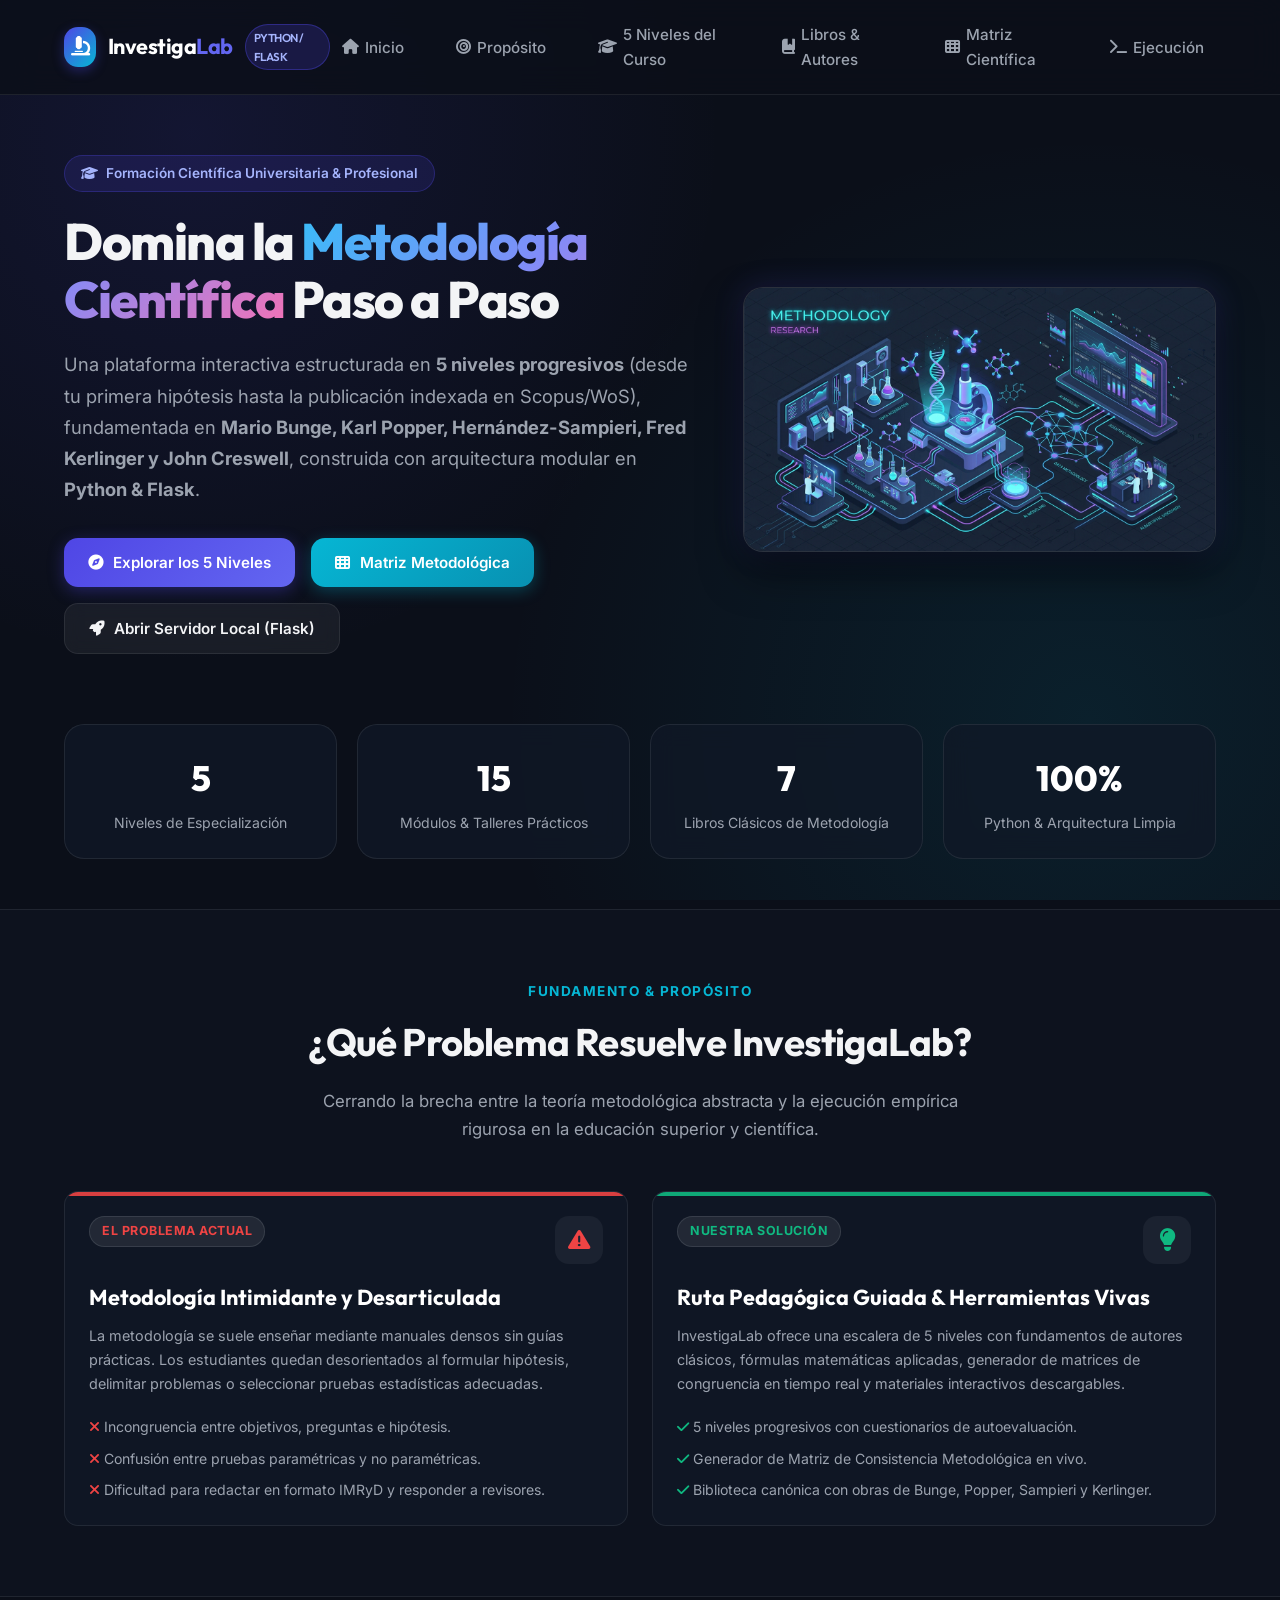
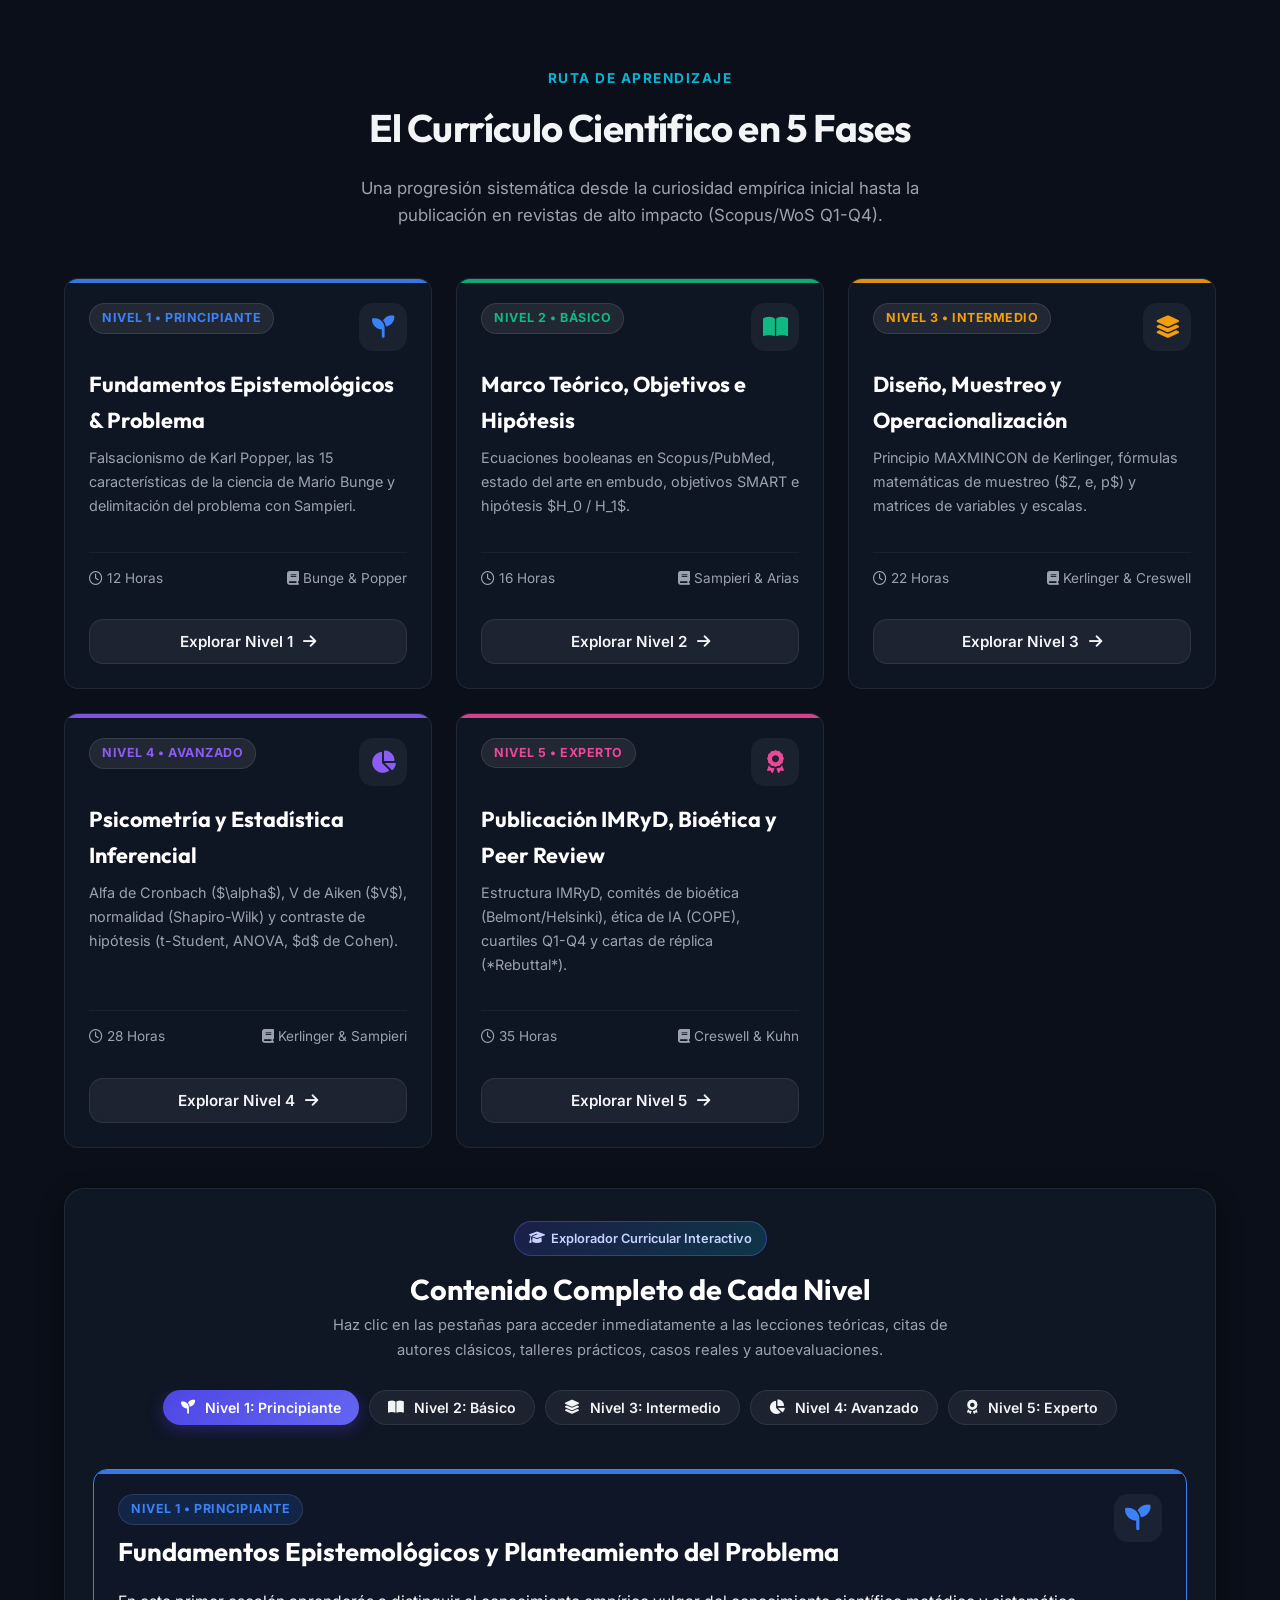
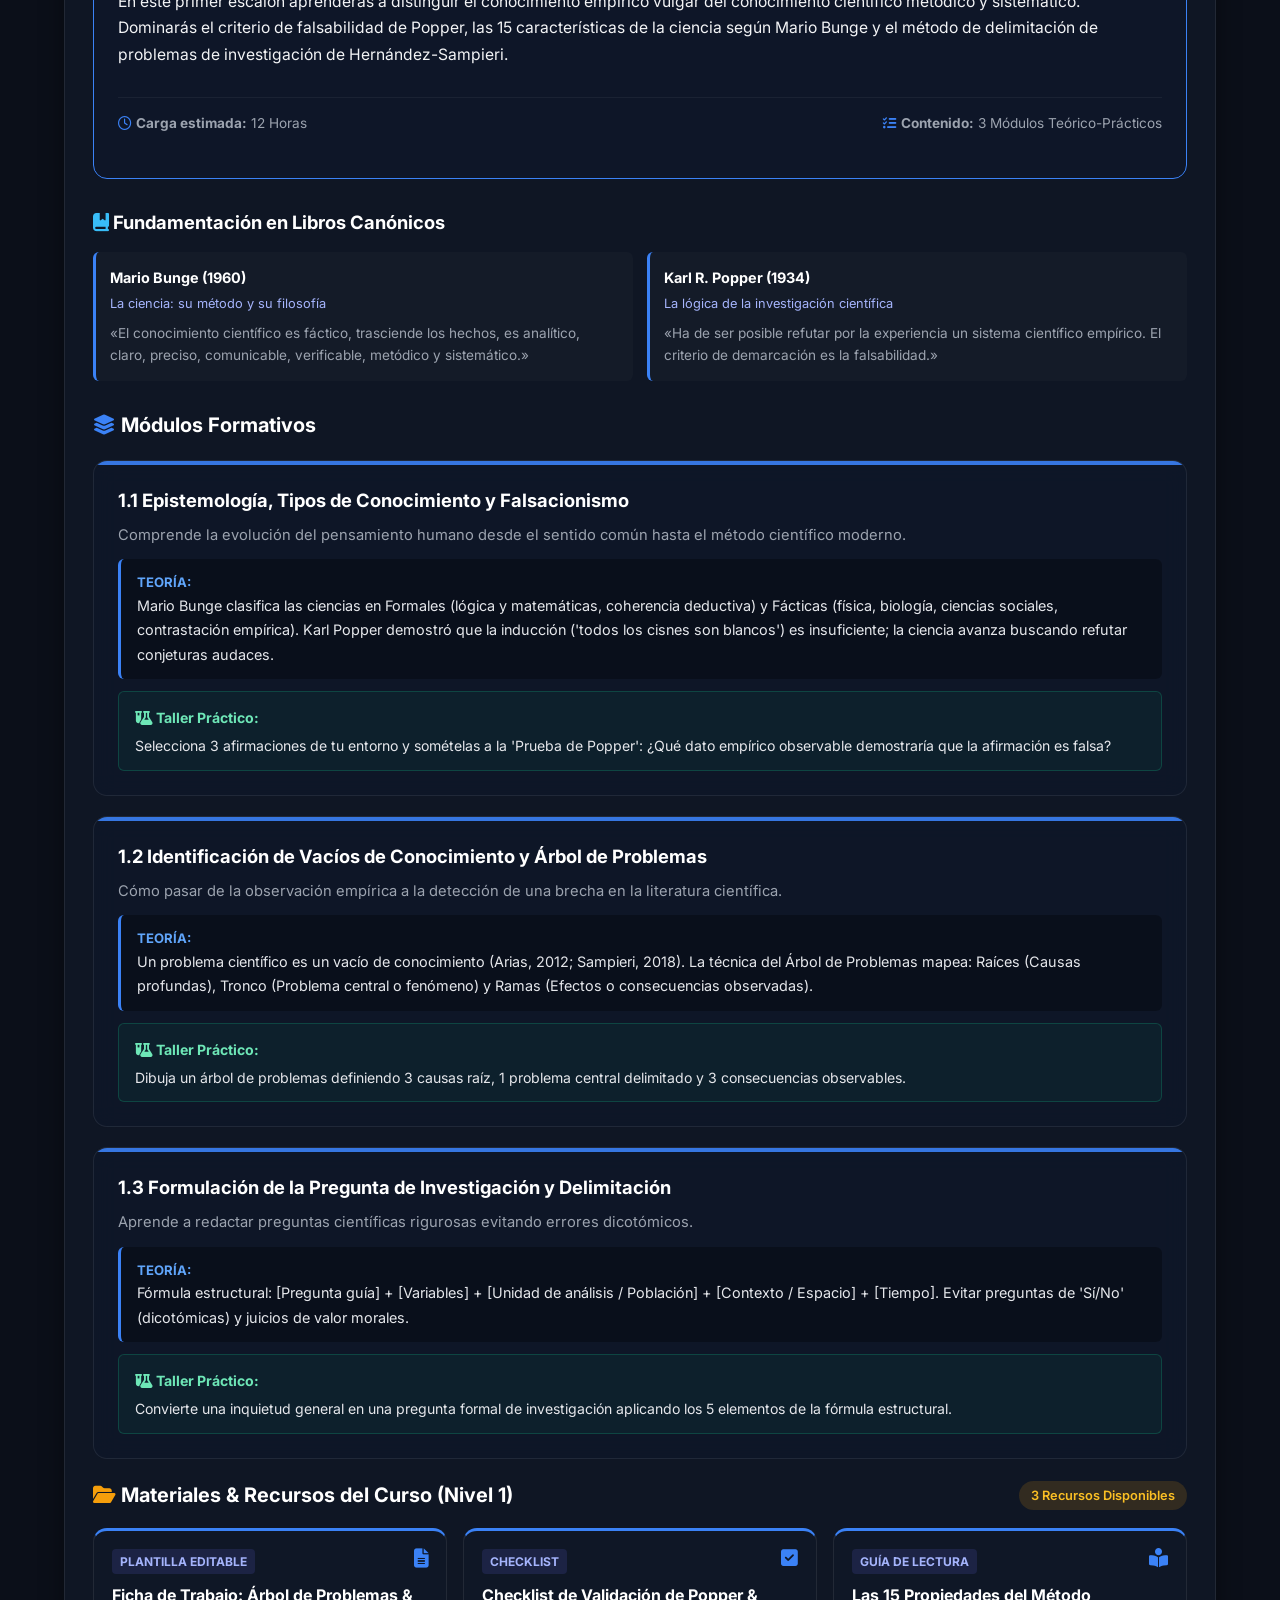
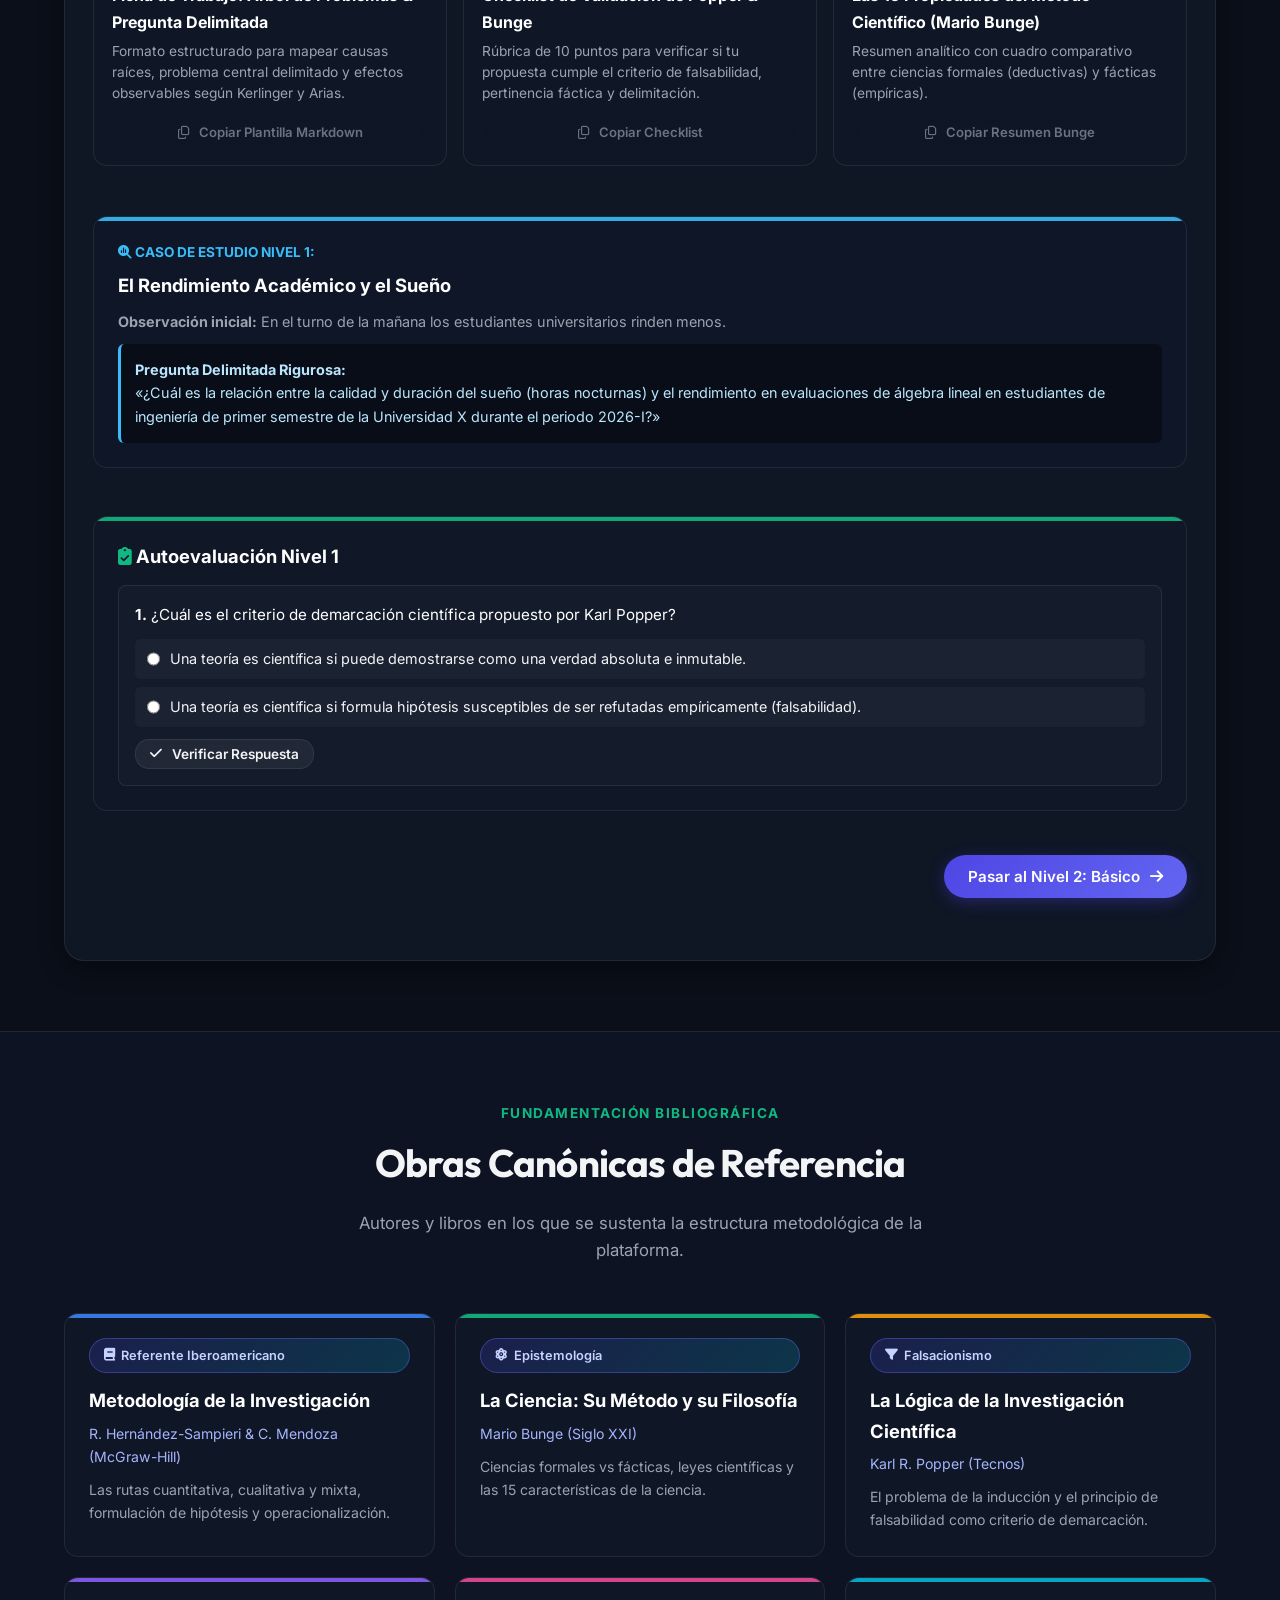
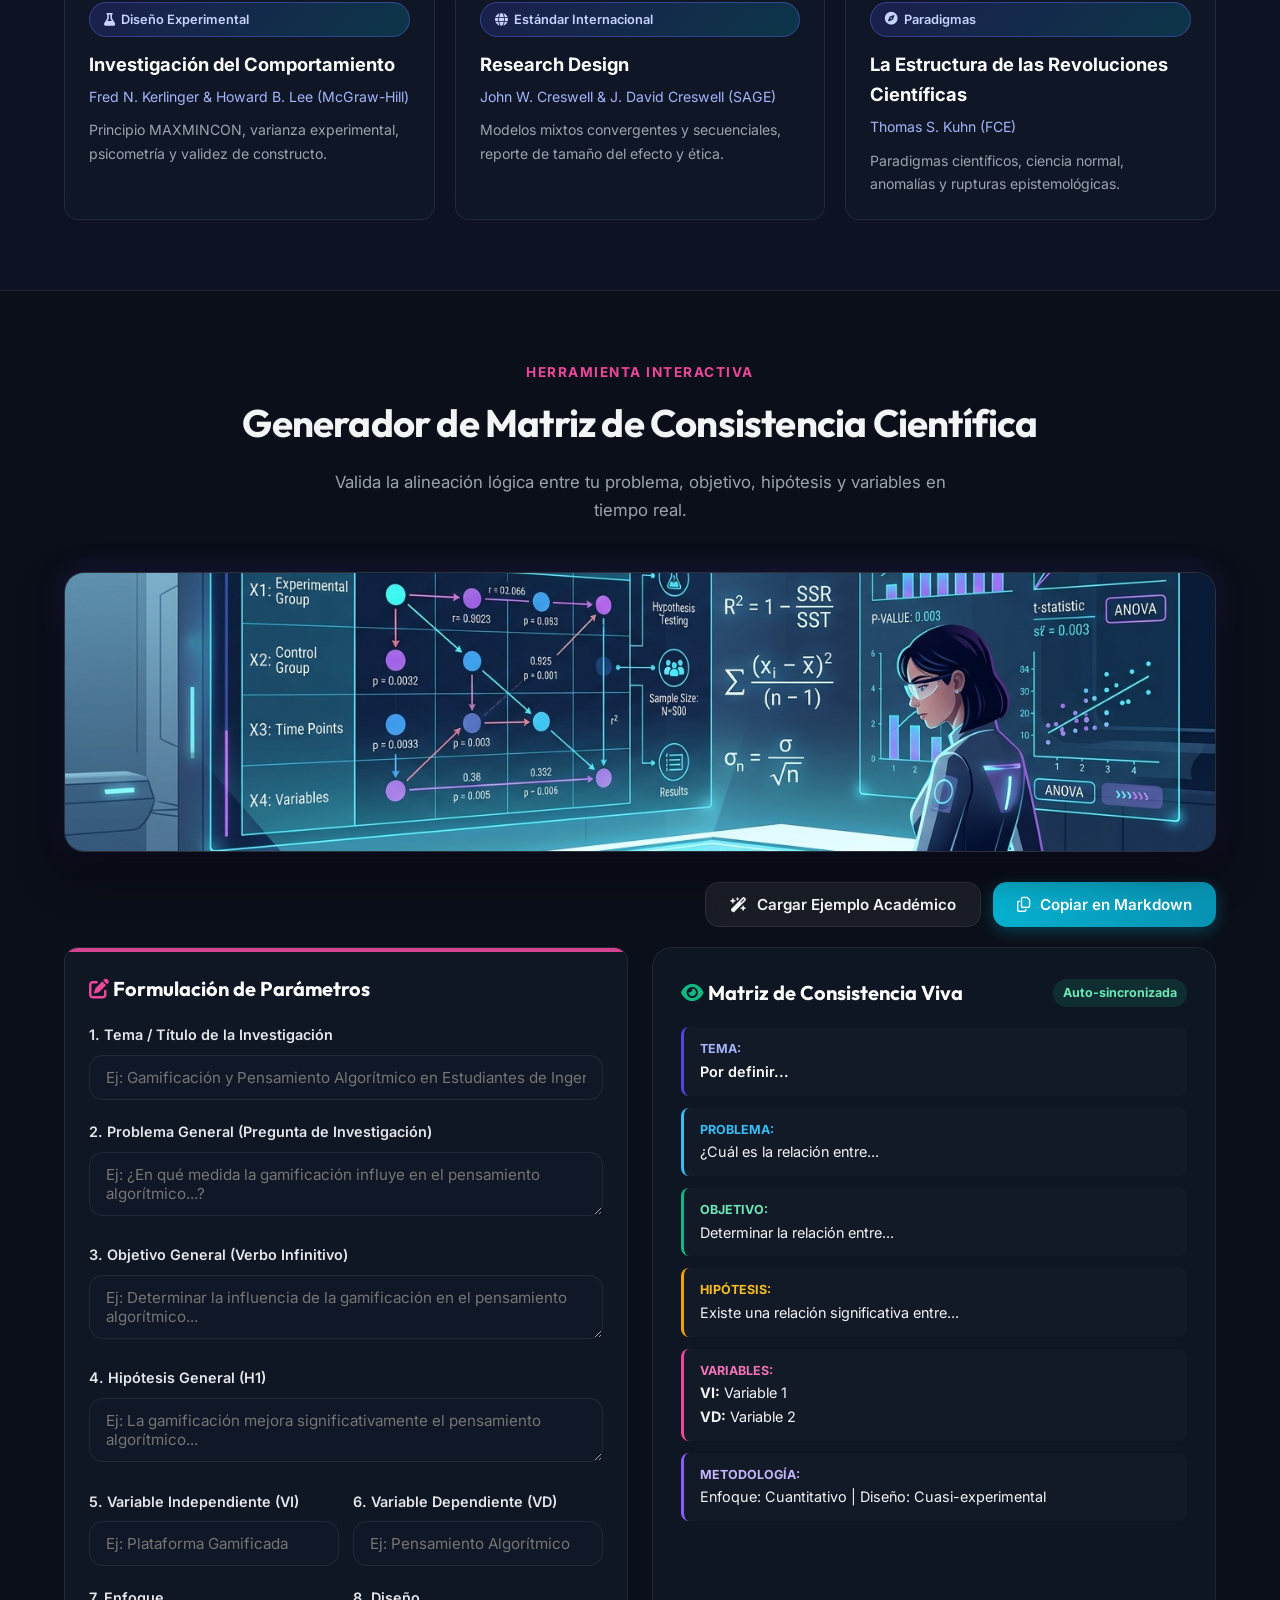
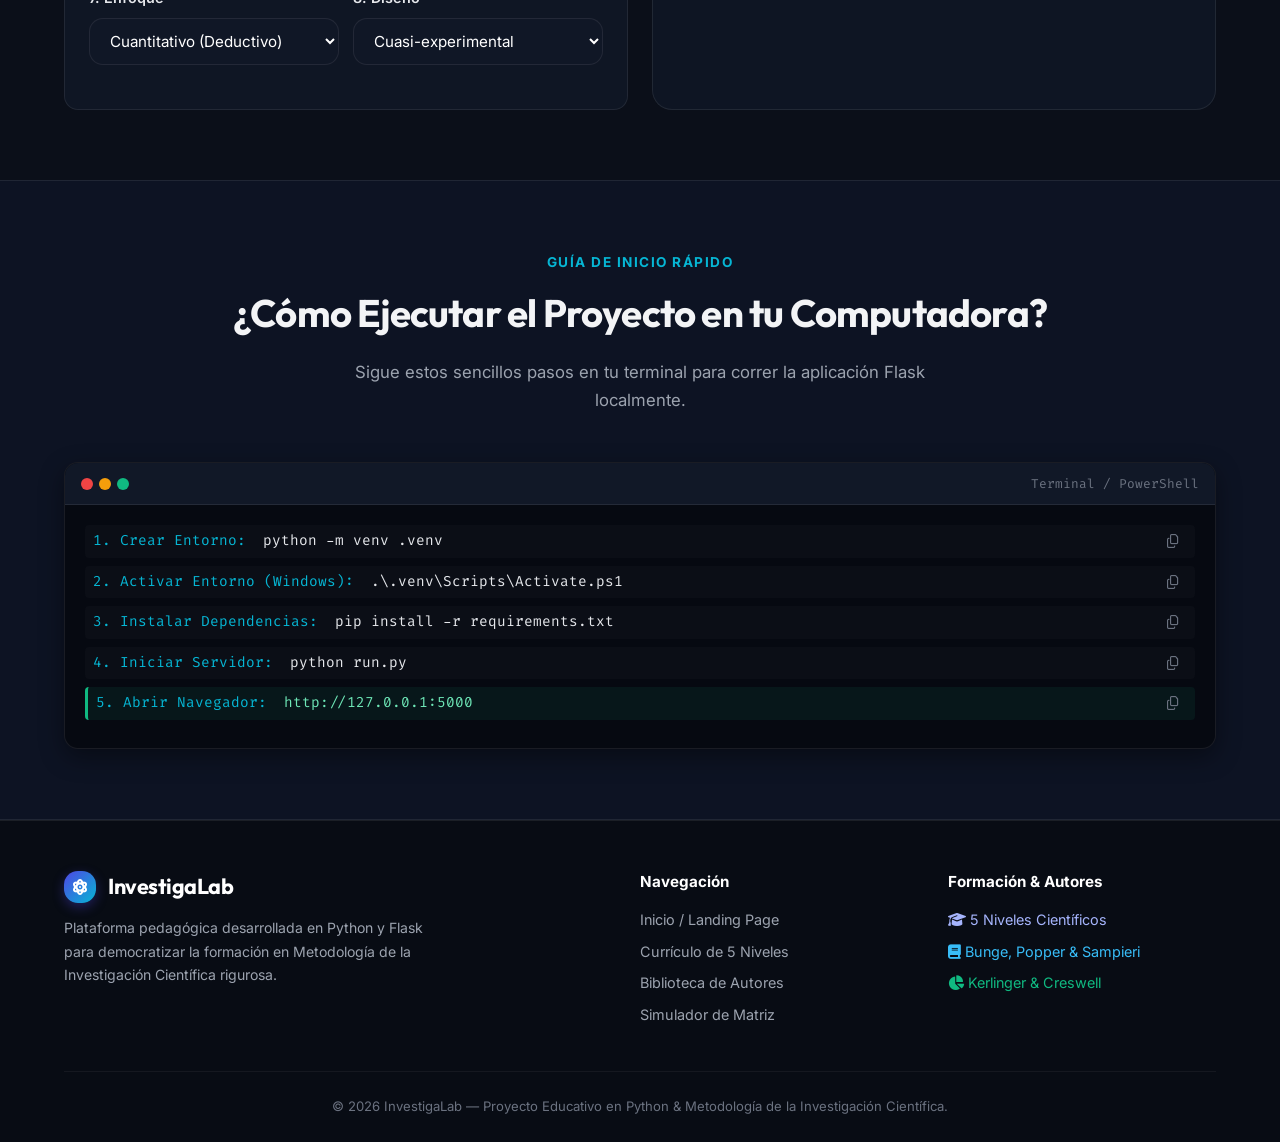
<file: index.html>
<!DOCTYPE html>
<html lang="es">
<head>
    <meta charset="UTF-8">
    <meta name="viewport" content="width=device-width, initial-scale=1.0">
    <title>InvestigaLab | Escuela Abierta de Metodología de la Investigación Científica</title>
    <meta name="description" content="Plataforma educativa modular desarrollada en Python y Flask para el aprendizaje riguroso de la Metodología de la Investigación Científica en 5 niveles formativos.">

    <!-- Tipografía Google: Inter & Outfit -->
    <link rel="preconnect" href="https://fonts.googleapis.com">
    <link rel="preconnect" href="https://fonts.gstatic.com" crossorigin>
    <link href="https://fonts.googleapis.com/css2?family=Fira+Code:wght@400;500&family=Inter:wght@300;400;500;600;700&family=Outfit:wght@500;600;700;800&display=swap" rel="stylesheet">

    <!-- Font Awesome 6 CDN -->
    <link rel="stylesheet" href="https://cdnjs.cloudflare.com/ajax/libs/font-awesome/6.4.2/css/all.min.css">

    <!-- Estilos de la Aplicación -->
    <link rel="stylesheet" href="app/static/css/style.css">

    <style>
        /* Ajustes específicos para la Landing Page Raíz de GitHub */
        .gh-badge {
            background: linear-gradient(135deg, rgba(79, 70, 229, 0.2), rgba(6, 182, 212, 0.2));
            border: 1px solid rgba(99, 102, 241, 0.4);
            color: #c7d2fe;
            padding: 6px 14px;
            border-radius: 9999px;
            font-size: 0.8rem;
            font-weight: 600;
            display: inline-flex;
            align-items: center;
            gap: 6px;
        }
        .matrix-preview-box {
            background: rgba(17, 24, 39, 0.85);
            border: 1px solid rgba(255, 255, 255, 0.1);
            border-radius: 14px;
            padding: 24px;
            box-shadow: 0 10px 30px rgba(0, 0, 0, 0.4);
        }
    </style>
</head>
<body>

    <!-- Barra de Navegación Principal -->
    <header class="navbar">
        <div class="container nav-container">
            <a href="index.html" class="brand-logo">
                <div class="brand-icon">
                    <i class="fa-solid fa-microscope"></i>
                </div>
                <span>Investiga<span style="color: #6366f1;">Lab</span></span>
                <span class="brand-badge">Python / Flask</span>
            </a>

            <nav>
                <ul class="nav-links">
                    <li><a href="#inicio" class="nav-link"><i class="fa-solid fa-house"></i> Inicio</a></li>
                    <li><a href="#problema" class="nav-link"><i class="fa-solid fa-bullseye"></i> Propósito</a></li>
                    <li><a href="#niveles" class="nav-link"><i class="fa-solid fa-graduation-cap"></i> 5 Niveles del Curso</a></li>
                    <li><a href="#biblioteca" class="nav-link"><i class="fa-solid fa-book-bookmark"></i> Libros & Autores</a></li>
                    <li><a href="#matriz" class="nav-link"><i class="fa-solid fa-table-cells"></i> Matriz Científica</a></li>
                    <li><a href="#ejecutar" class="nav-link"><i class="fa-solid fa-terminal"></i> Ejecución</a></li>
                </ul>
            </nav>
        </div>
    </header>

    <main>
        <!-- Hero Section -->
        <section id="inicio" class="hero">
            <div class="container">
                <div class="hero-grid">
                    <div>
                        <div class="hero-pill">
                            <i class="fa-solid fa-graduation-cap"></i> Formación Científica Universitaria & Profesional
                        </div>
                        
                        <h1 class="hero-title">
                            Domina la <span class="gradient-accent">Metodología Científica</span> Paso a Paso
                        </h1>
                        
                        <p class="hero-subtitle">
                            Una plataforma interactiva estructurada en <strong>5 niveles progresivos</strong> (desde tu primera hipótesis hasta la publicación indexada en Scopus/WoS), fundamentada en <strong>Mario Bunge, Karl Popper, Hernández-Sampieri, Fred Kerlinger y John Creswell</strong>, construida con arquitectura modular en <strong>Python & Flask</strong>.
                        </p>

                        <div class="hero-actions">
                            <a href="#niveles" class="btn btn-primary">
                                <i class="fa-solid fa-compass"></i> Explorar los 5 Niveles
                            </a>
                            <a href="#matriz" class="btn btn-accent">
                                <i class="fa-solid fa-table-cells"></i> Matriz Metodológica
                            </a>
                            <a href="http://127.0.0.1:5000" target="_blank" class="btn btn-secondary">
                                <i class="fa-solid fa-rocket"></i> Abrir Servidor Local (Flask)
                            </a>
                        </div>
                    </div>

                    <div class="vector-frame">
                        <img src="app/static/images/hero_scientific_vector.png" 
                             alt="Investigación Científica y Metodología" 
                             class="vector-img">
                    </div>
                </div>

                <!-- Métricas Rápidas -->
                <div class="hero-stats">
                    <div class="stat-card">
                        <div class="stat-number">5</div>
                        <div class="stat-label">Niveles de Especialización</div>
                    </div>
                    <div class="stat-card">
                        <div class="stat-number">15</div>
                        <div class="stat-label">Módulos & Talleres Prácticos</div>
                    </div>
                    <div class="stat-card">
                        <div class="stat-number">7</div>
                        <div class="stat-label">Libros Clásicos de Metodología</div>
                    </div>
                    <div class="stat-card">
                        <div class="stat-number">100%</div>
                        <div class="stat-label">Python & Arquitectura Limpia</div>
                    </div>
                </div>
            </div>
        </section>

        <!-- Sección 1: Propósito & Problema/Solución -->
        <section id="problema" class="section" style="background: rgba(17, 24, 39, 0.4); border-top: 1px solid var(--border-color); border-bottom: 1px solid var(--border-color);">
            <div class="container">
                <div class="section-header">
                    <span class="section-tag">Fundamento & Propósito</span>
                    <h2 class="section-title">¿Qué Problema Resuelve InvestigaLab?</h2>
                    <p class="section-desc">
                        Cerrando la brecha entre la teoría metodológica abstracta y la ejecución empírica rigurosa en la educación superior y científica.
                    </p>
                </div>

                <div class="levels-grid">
                    <div class="level-card" style="--level-color: #ef4444;">
                        <div class="level-card-header">
                            <span class="level-badge" style="color: #ef4444;">El Problema Actual</span>
                            <div class="level-icon-wrap"><i class="fa-solid fa-triangle-exclamation"></i></div>
                        </div>
                        <h3 class="level-card-title">Metodología Intimidante y Desarticulada</h3>
                        <p class="level-card-subtitle">
                            La metodología se suele enseñar mediante manuales densos sin guías prácticas. Los estudiantes quedan desorientados al formular hipótesis, delimitar problemas o seleccionar pruebas estadísticas adecuadas.
                        </p>
                        <ul style="list-style: none; font-size: 0.88rem; color: var(--text-muted); display: flex; flex-direction: column; gap: 8px;">
                            <li><i class="fa-solid fa-xmark" style="color: #ef4444;"></i> Incongruencia entre objetivos, preguntas e hipótesis.</li>
                            <li><i class="fa-solid fa-xmark" style="color: #ef4444;"></i> Confusión entre pruebas paramétricas y no paramétricas.</li>
                            <li><i class="fa-solid fa-xmark" style="color: #ef4444;"></i> Dificultad para redactar en formato IMRyD y responder a revisores.</li>
                        </ul>
                    </div>

                    <div class="level-card" style="--level-color: #10b981;">
                        <div class="level-card-header">
                            <span class="level-badge" style="color: #10b981;">Nuestra Solución</span>
                            <div class="level-icon-wrap"><i class="fa-solid fa-lightbulb"></i></div>
                        </div>
                        <h3 class="level-card-title">Ruta Pedagógica Guiada & Herramientas Vivas</h3>
                        <p class="level-card-subtitle">
                            InvestigaLab ofrece una escalera de 5 niveles con fundamentos de autores clásicos, fórmulas matemáticas aplicadas, generador de matrices de congruencia en tiempo real y materiales interactivos descargables.
                        </p>
                        <ul style="list-style: none; font-size: 0.88rem; color: var(--text-muted); display: flex; flex-direction: column; gap: 8px;">
                            <li><i class="fa-solid fa-check" style="color: #10b981;"></i> 5 niveles progresivos con cuestionarios de autoevaluación.</li>
                            <li><i class="fa-solid fa-check" style="color: #10b981;"></i> Generador de Matriz de Consistencia Metodológica en vivo.</li>
                            <li><i class="fa-solid fa-check" style="color: #10b981;"></i> Biblioteca canónica con obras de Bunge, Popper, Sampieri y Kerlinger.</li>
                        </ul>
                    </div>
                </div>
            </div>
        </section>

        <!-- Sección 2: Los 5 Niveles del Curso -->
        <section id="niveles" class="section">
            <div class="container">
                <div class="section-header">
                    <span class="section-tag">Ruta de Aprendizaje</span>
                    <h2 class="section-title">El Currículo Científico en 5 Fases</h2>
                    <p class="section-desc">
                        Una progresión sistemática desde la curiosidad empírica inicial hasta la publicación en revistas de alto impacto (Scopus/WoS Q1-Q4).
                    </p>
                </div>

                <!-- Tarjetas de Resumen de los 5 Niveles -->
                <div class="levels-grid" style="margin-bottom: 40px;">
                    <!-- Nivel 1 -->
                    <div class="level-card" style="--level-color: #3b82f6;">
                        <div class="level-card-header">
                            <span class="level-badge" style="color: #3b82f6;">Nivel 1 • Principiante</span>
                            <div class="level-icon-wrap"><i class="fa-solid fa-seedling"></i></div>
                        </div>
                        <h3 class="level-card-title">Fundamentos Epistemológicos & Problema</h3>
                        <p class="level-card-subtitle">Falsacionismo de Karl Popper, las 15 características de la ciencia de Mario Bunge y delimitación del problema con Sampieri.</p>
                        <div class="level-meta">
                            <span><i class="fa-regular fa-clock"></i> 12 Horas</span>
                            <span><i class="fa-solid fa-book"></i> Bunge & Popper</span>
                        </div>
                        <button class="btn btn-secondary open-level-btn" data-target-level="principiante" style="width: 100%; justify-content: center; margin-top: 10px;">
                            Explorar Nivel 1 <i class="fa-solid fa-arrow-right"></i>
                        </button>
                    </div>

                    <!-- Nivel 2 -->
                    <div class="level-card" style="--level-color: #10b981;">
                        <div class="level-card-header">
                            <span class="level-badge" style="color: #10b981;">Nivel 2 • Básico</span>
                            <div class="level-icon-wrap"><i class="fa-solid fa-book-open"></i></div>
                        </div>
                        <h3 class="level-card-title">Marco Teórico, Objetivos e Hipótesis</h3>
                        <p class="level-card-subtitle">Ecuaciones booleanas en Scopus/PubMed, estado del arte en embudo, objetivos SMART e hipótesis $H_0 / H_1$.</p>
                        <div class="level-meta">
                            <span><i class="fa-regular fa-clock"></i> 16 Horas</span>
                            <span><i class="fa-solid fa-book"></i> Sampieri & Arias</span>
                        </div>
                        <button class="btn btn-secondary open-level-btn" data-target-level="basico" style="width: 100%; justify-content: center; margin-top: 10px;">
                            Explorar Nivel 2 <i class="fa-solid fa-arrow-right"></i>
                        </button>
                    </div>

                    <!-- Nivel 3 -->
                    <div class="level-card" style="--level-color: #f59e0b;">
                        <div class="level-card-header">
                            <span class="level-badge" style="color: #f59e0b;">Nivel 3 • Intermedio</span>
                            <div class="level-icon-wrap"><i class="fa-solid fa-layer-group"></i></div>
                        </div>
                        <h3 class="level-card-title">Diseño, Muestreo y Operacionalización</h3>
                        <p class="level-card-subtitle">Principio MAXMINCON de Kerlinger, fórmulas matemáticas de muestreo ($Z, e, p$) y matrices de variables y escalas.</p>
                        <div class="level-meta">
                            <span><i class="fa-regular fa-clock"></i> 22 Horas</span>
                            <span><i class="fa-solid fa-book"></i> Kerlinger & Creswell</span>
                        </div>
                        <button class="btn btn-secondary open-level-btn" data-target-level="intermedio" style="width: 100%; justify-content: center; margin-top: 10px;">
                            Explorar Nivel 3 <i class="fa-solid fa-arrow-right"></i>
                        </button>
                    </div>

                    <!-- Nivel 4 -->
                    <div class="level-card" style="--level-color: #8b5cf6;">
                        <div class="level-card-header">
                            <span class="level-badge" style="color: #8b5cf6;">Nivel 4 • Avanzado</span>
                            <div class="level-icon-wrap"><i class="fa-solid fa-chart-pie"></i></div>
                        </div>
                        <h3 class="level-card-title">Psicometría y Estadística Inferencial</h3>
                        <p class="level-card-subtitle">Alfa de Cronbach ($\alpha$), V de Aiken ($V$), normalidad (Shapiro-Wilk) y contraste de hipótesis (t-Student, ANOVA, $d$ de Cohen).</p>
                        <div class="level-meta">
                            <span><i class="fa-regular fa-clock"></i> 28 Horas</span>
                            <span><i class="fa-solid fa-book"></i> Kerlinger & Sampieri</span>
                        </div>
                        <button class="btn btn-secondary open-level-btn" data-target-level="avanzado" style="width: 100%; justify-content: center; margin-top: 10px;">
                            Explorar Nivel 4 <i class="fa-solid fa-arrow-right"></i>
                        </button>
                    </div>

                    <!-- Nivel 5 -->
                    <div class="level-card" style="--level-color: #ec4899;">
                        <div class="level-card-header">
                            <span class="level-badge" style="color: #ec4899;">Nivel 5 • Experto</span>
                            <div class="level-icon-wrap"><i class="fa-solid fa-award"></i></div>
                        </div>
                        <h3 class="level-card-title">Publicación IMRyD, Bioética y Peer Review</h3>
                        <p class="level-card-subtitle">Estructura IMRyD, comités de bioética (Belmont/Helsinki), ética de IA (COPE), cuartiles Q1-Q4 y cartas de réplica (*Rebuttal*).</p>
                        <div class="level-meta">
                            <span><i class="fa-regular fa-clock"></i> 35 Horas</span>
                            <span><i class="fa-solid fa-book"></i> Creswell & Kuhn</span>
                        </div>
                        <button class="btn btn-secondary open-level-btn" data-target-level="experto" style="width: 100%; justify-content: center; margin-top: 10px;">
                            Explorar Nivel 5 <i class="fa-solid fa-arrow-right"></i>
                        </button>
                    </div>
                </div>

                <!-- Explorador Interactivo Detallado de los 5 Niveles -->
                <div id="explorador-niveles" style="background: rgba(17, 24, 39, 0.85); border: 1px solid var(--border-color); border-radius: var(--radius-lg); padding: 32px 28px; box-shadow: var(--shadow-md);">
                    
                    <div style="text-align: center; margin-bottom: 28px;">
                        <span class="gh-badge"><i class="fa-solid fa-graduation-cap"></i> Explorador Curricular Interactivo</span>
                        <h3 style="font-family: var(--font-heading); font-size: 1.8rem; color: #fff; margin-top: 10px;">
                            Contenido Completo de Cada Nivel
                        </h3>
                        <p style="font-size: 0.92rem; color: var(--text-muted); max-width: 650px; margin: 0 auto;">
                            Haz clic en las pestañas para acceder inmediatamente a las lecciones teóricas, citas de autores clásicos, talleres prácticos, casos reales y autoevaluaciones.
                        </p>
                    </div>

                    <!-- Selector de Pestañas de Niveles -->
                    <div style="display: flex; gap: 10px; overflow-x: auto; padding-bottom: 14px; margin-bottom: 30px; justify-content: center; flex-wrap: wrap;">
                        <button class="btn btn-primary level-tab-btn active" data-target-level="principiante" style="border-radius: var(--radius-full); font-size: 0.88rem; padding: 8px 18px;">
                            <i class="fa-solid fa-seedling"></i> Nivel 1: Principiante
                        </button>
                        <button class="btn btn-secondary level-tab-btn" data-target-level="basico" style="border-radius: var(--radius-full); font-size: 0.88rem; padding: 8px 18px;">
                            <i class="fa-solid fa-book-open"></i> Nivel 2: Básico
                        </button>
                        <button class="btn btn-secondary level-tab-btn" data-target-level="intermedio" style="border-radius: var(--radius-full); font-size: 0.88rem; padding: 8px 18px;">
                            <i class="fa-solid fa-layer-group"></i> Nivel 3: Intermedio
                        </button>
                        <button class="btn btn-secondary level-tab-btn" data-target-level="avanzado" style="border-radius: var(--radius-full); font-size: 0.88rem; padding: 8px 18px;">
                            <i class="fa-solid fa-chart-pie"></i> Nivel 4: Avanzado
                        </button>
                        <button class="btn btn-secondary level-tab-btn" data-target-level="experto" style="border-radius: var(--radius-full); font-size: 0.88rem; padding: 8px 18px;">
                            <i class="fa-solid fa-award"></i> Nivel 5: Experto
                        </button>
                    </div>

                    <!-- ================= PANEL 1: PRINCIPIANTE ================= -->
                    <div id="panel-principiante" class="level-panel" style="display: block;">
                        <div class="level-card" style="--level-color: #3b82f6; border-color: #3b82f6; background: rgba(15, 23, 42, 0.85); margin-bottom: 28px;">
                            <div class="level-card-header">
                                <div>
                                    <span class="level-badge" style="color: #3b82f6; background: rgba(59, 130, 246, 0.15);">Nivel 1 • Principiante</span>
                                    <h3 style="font-family: var(--font-heading); font-size: 1.6rem; color: #fff; margin-top: 6px;">
                                        Fundamentos Epistemológicos y Planteamiento del Problema
                                    </h3>
                                </div>
                                <div class="level-icon-wrap" style="color: #3b82f6; font-size: 1.6rem;"><i class="fa-solid fa-seedling"></i></div>
                            </div>
                            <p style="color: var(--text-main); font-size: 0.98rem; line-height: 1.7; margin-bottom: 14px;">
                                En este primer escalón aprenderás a distinguir el conocimiento empírico vulgar del conocimiento científico metódico y sistemático. Dominarás el criterio de falsabilidad de Popper, las 15 características de la ciencia según Mario Bunge y el método de delimitación de problemas de investigación de Hernández-Sampieri.
                            </p>
                            <div class="level-meta">
                                <span><i class="fa-regular fa-clock" style="color: #3b82f6;"></i> <strong>Carga estimada:</strong> 12 Horas</span>
                                <span><i class="fa-solid fa-list-check" style="color: #3b82f6;"></i> <strong>Contenido:</strong> 3 Módulos Teórico-Prácticos</span>
                            </div>
                        </div>

                        <!-- Citas Epistemológicas -->
                        <div style="margin-bottom: 28px;">
                            <h4 style="color: #fff; font-size: 1.15rem; margin-bottom: 14px;"><i class="fa-solid fa-book-bookmark" style="color: #38bdf8;"></i> Fundamentación en Libros Canónicos</h4>
                            <div style="display: grid; grid-template-columns: repeat(auto-fit, minmax(280px, 1fr)); gap: 14px;">
                                <div style="background: rgba(255,255,255,0.02); border-left: 3px solid #3b82f6; padding: 14px; border-radius: 6px;">
                                    <strong style="color: #fff; display: block; font-size: 0.9rem;">Mario Bunge (1960)</strong>
                                    <span style="color: #a5b4fc; font-size: 0.8rem;">La ciencia: su método y su filosofía</span>
                                    <blockquote style="font-size: 0.85rem; color: var(--text-muted); margin-top: 6px;">«El conocimiento científico es fáctico, trasciende los hechos, es analítico, claro, preciso, comunicable, verificable, metódico y sistemático.»</blockquote>
                                </div>
                                <div style="background: rgba(255,255,255,0.02); border-left: 3px solid #3b82f6; padding: 14px; border-radius: 6px;">
                                    <strong style="color: #fff; display: block; font-size: 0.9rem;">Karl R. Popper (1934)</strong>
                                    <span style="color: #a5b4fc; font-size: 0.8rem;">La lógica de la investigación científica</span>
                                    <blockquote style="font-size: 0.85rem; color: var(--text-muted); margin-top: 6px;">«Ha de ser posible refutar por la experiencia un sistema científico empírico. El criterio de demarcación es la falsabilidad.»</blockquote>
                                </div>
                            </div>
                        </div>

                        <!-- Módulos Detallados -->
                        <h4 style="color: #fff; font-size: 1.25rem; margin-bottom: 18px;"><i class="fa-solid fa-layer-group" style="color: #3b82f6;"></i> Módulos Formativos</h4>
                        <div style="display: flex; flex-direction: column; gap: 20px; margin-bottom: 30px;">
                            <div class="level-card" style="--level-color: #3b82f6; background: rgba(15, 23, 42, 0.65);">
                                <h5 style="color: #fff; font-size: 1.15rem; margin-bottom: 8px;">1.1 Epistemología, Tipos de Conocimiento y Falsacionismo</h5>
                                <p style="color: var(--text-muted); font-size: 0.92rem; margin-bottom: 12px;">Comprende la evolución del pensamiento humano desde el sentido común hasta el método científico moderno.</p>
                                <div style="background: rgba(0,0,0,0.3); border-left: 3px solid #3b82f6; padding: 12px 16px; border-radius: 6px; font-size: 0.9rem; color: #e5e7eb; margin-bottom: 12px; line-height: 1.7;">
                                    <strong style="color: #60a5fa; display: block; font-size: 0.82rem; text-transform: uppercase;">Teoría:</strong>
                                    Mario Bunge clasifica las ciencias en Formales (lógica y matemáticas, coherencia deductiva) y Fácticas (física, biología, ciencias sociales, contrastación empírica). Karl Popper demostró que la inducción ('todos los cisnes son blancos') es insuficiente; la ciencia avanza buscando refutar conjeturas audaces.
                                </div>
                                <div style="background: rgba(16, 185, 129, 0.06); border: 1px solid rgba(16, 185, 129, 0.25); border-radius: 6px; padding: 12px 16px;">
                                    <strong style="color: #6ee7b7; font-size: 0.88rem;"><i class="fa-solid fa-flask-vial"></i> Taller Práctico:</strong>
                                    <p style="font-size: 0.88rem; color: #e5e7eb; margin-top: 4px;">Selecciona 3 afirmaciones de tu entorno y somételas a la 'Prueba de Popper': ¿Qué dato empírico observable demostraría que la afirmación es falsa?</p>
                                </div>
                            </div>

                            <div class="level-card" style="--level-color: #3b82f6; background: rgba(15, 23, 42, 0.65);">
                                <h5 style="color: #fff; font-size: 1.15rem; margin-bottom: 8px;">1.2 Identificación de Vacíos de Conocimiento y Árbol de Problemas</h5>
                                <p style="color: var(--text-muted); font-size: 0.92rem; margin-bottom: 12px;">Cómo pasar de la observación empírica a la detección de una brecha en la literatura científica.</p>
                                <div style="background: rgba(0,0,0,0.3); border-left: 3px solid #3b82f6; padding: 12px 16px; border-radius: 6px; font-size: 0.9rem; color: #e5e7eb; margin-bottom: 12px; line-height: 1.7;">
                                    <strong style="color: #60a5fa; display: block; font-size: 0.82rem; text-transform: uppercase;">Teoría:</strong>
                                    Un problema científico es un vacío de conocimiento (Arias, 2012; Sampieri, 2018). La técnica del Árbol de Problemas mapea: Raíces (Causas profundas), Tronco (Problema central o fenómeno) y Ramas (Efectos o consecuencias observadas).
                                </div>
                                <div style="background: rgba(16, 185, 129, 0.06); border: 1px solid rgba(16, 185, 129, 0.25); border-radius: 6px; padding: 12px 16px;">
                                    <strong style="color: #6ee7b7; font-size: 0.88rem;"><i class="fa-solid fa-flask-vial"></i> Taller Práctico:</strong>
                                    <p style="font-size: 0.88rem; color: #e5e7eb; margin-top: 4px;">Dibuja un árbol de problemas definiendo 3 causas raíz, 1 problema central delimitado y 3 consecuencias observables.</p>
                                </div>
                            </div>

                            <div class="level-card" style="--level-color: #3b82f6; background: rgba(15, 23, 42, 0.65);">
                                <h5 style="color: #fff; font-size: 1.15rem; margin-bottom: 8px;">1.3 Formulación de la Pregunta de Investigación y Delimitación</h5>
                                <p style="color: var(--text-muted); font-size: 0.92rem; margin-bottom: 12px;">Aprende a redactar preguntas científicas rigurosas evitando errores dicotómicos.</p>
                                <div style="background: rgba(0,0,0,0.3); border-left: 3px solid #3b82f6; padding: 12px 16px; border-radius: 6px; font-size: 0.9rem; color: #e5e7eb; margin-bottom: 12px; line-height: 1.7;">
                                    <strong style="color: #60a5fa; display: block; font-size: 0.82rem; text-transform: uppercase;">Teoría:</strong>
                                    Fórmula estructural: [Pregunta guía] + [Variables] + [Unidad de análisis / Población] + [Contexto / Espacio] + [Tiempo]. Evitar preguntas de 'Sí/No' (dicotómicas) y juicios de valor morales.
                                </div>
                                <div style="background: rgba(16, 185, 129, 0.06); border: 1px solid rgba(16, 185, 129, 0.25); border-radius: 6px; padding: 12px 16px;">
                                    <strong style="color: #6ee7b7; font-size: 0.88rem;"><i class="fa-solid fa-flask-vial"></i> Taller Práctico:</strong>
                                    <p style="font-size: 0.88rem; color: #e5e7eb; margin-top: 4px;">Convierte una inquietud general en una pregunta formal de investigación aplicando los 5 elementos de la fórmula estructural.</p>
                                </div>
                            </div>
                        <!-- Materiales, Recursos & Plantillas del Nivel 1 -->
                        <div style="margin-bottom: 30px;">
                            <div style="display: flex; align-items: center; justify-content: space-between; margin-bottom: 16px; flex-wrap: wrap; gap: 10px;">
                                <h4 style="color: #fff; font-size: 1.25rem;">
                                    <i class="fa-solid fa-folder-open" style="color: #f59e0b;"></i> Materiales & Recursos del Curso (Nivel 1)
                                </h4>
                                <span class="badge" style="background: rgba(245, 158, 11, 0.15); color: #fbbf24; padding: 4px 12px; border-radius: var(--radius-full); font-size: 0.8rem; font-weight: 600;">
                                    3 Recursos Disponibles
                                </span>
                            </div>

                            <div style="display: grid; grid-template-columns: repeat(auto-fit, minmax(280px, 1fr)); gap: 16px;">
                                <div style="background: rgba(17, 24, 39, 0.75); border: 1px solid var(--border-color); border-top: 3px solid #3b82f6; border-radius: var(--radius-md); padding: 18px; display: flex; flex-direction: column; justify-content: space-between;">
                                    <div>
                                        <div style="display: flex; justify-content: space-between; align-items: flex-start; margin-bottom: 8px;">
                                            <span style="font-size: 0.75rem; text-transform: uppercase; color: #a5b4fc; font-weight: 700; background: rgba(99, 102, 241, 0.15); padding: 3px 8px; border-radius: 4px;">Plantilla Editable</span>
                                            <i class="fa-solid fa-file-lines" style="color: #3b82f6; font-size: 1.2rem;"></i>
                                        </div>
                                        <h5 style="color: #fff; font-size: 1rem; margin-bottom: 6px;">Ficha de Trabajo: Árbol de Problemas & Pregunta Delimitada</h5>
                                        <p style="color: var(--text-muted); font-size: 0.86rem; line-height: 1.5; margin-bottom: 14px;">Formato estructurado para mapear causas raíces, problema central delimitado y efectos observables según Kerlinger y Arias.</p>
                                    </div>
                                    <button class="btn btn-secondary copy-btn" data-copy="# PLANTILLA DE ÁRBOL DE PROBLEMAS CIENTÍFICO&#10;&#10;1. Causas Raíces (Por qué ocurre):&#10; - Causa 1: ...&#10; - Causa 2: ...&#10; - Causa 3: ...&#10;&#10;2. Problema Central Delimitado:&#10; ¿Cuál es la relación entre [Variable 1] y [Variable 2] en [Población] en [Contexto] durante [Periodo]?&#10;&#10;3. Efectos o Consecuencias Observables:&#10; - Efecto 1: ...&#10; - Efecto 2: ..." style="width: 100%; justify-content: center; font-size: 0.82rem; padding: 7px 12px;">
                                        <i class="fa-regular fa-copy"></i> Copiar Plantilla Markdown
                                    </button>
                                </div>

                                <div style="background: rgba(17, 24, 39, 0.75); border: 1px solid var(--border-color); border-top: 3px solid #3b82f6; border-radius: var(--radius-md); padding: 18px; display: flex; flex-direction: column; justify-content: space-between;">
                                    <div>
                                        <div style="display: flex; justify-content: space-between; align-items: flex-start; margin-bottom: 8px;">
                                            <span style="font-size: 0.75rem; text-transform: uppercase; color: #a5b4fc; font-weight: 700; background: rgba(99, 102, 241, 0.15); padding: 3px 8px; border-radius: 4px;">Checklist</span>
                                            <i class="fa-solid fa-square-check" style="color: #3b82f6; font-size: 1.2rem;"></i>
                                        </div>
                                        <h5 style="color: #fff; font-size: 1rem; margin-bottom: 6px;">Checklist de Validación de Popper & Bunge</h5>
                                        <p style="color: var(--text-muted); font-size: 0.86rem; line-height: 1.5; margin-bottom: 14px;">Rúbrica de 10 puntos para verificar si tu propuesta cumple el criterio de falsabilidad, pertinencia fáctica y delimitación.</p>
                                    </div>
                                    <button class="btn btn-secondary copy-btn" data-copy="# CHECKLIST DE VALIDACIÓN EPISTEMOLÓGICA (POPPER & BUNGE)&#10;[ ] 1. ¿El problema expresa una relación entre 2 o más variables observables?&#10;[ ] 2. ¿Evita juicios de valor morales o de opinión subjetiva?&#10;[ ] 3. ¿Es susceptible de someterse a prueba empírica (falsabilidad)?&#10;[ ] 4. ¿Está delimitado espacial, temporal y poblacionalmente?&#10;[ ] 5. ¿Existe viabilidad ética y acceso al campo de recolección?" style="width: 100%; justify-content: center; font-size: 0.82rem; padding: 7px 12px;">
                                        <i class="fa-regular fa-copy"></i> Copiar Checklist
                                    </button>
                                </div>

                                <div style="background: rgba(17, 24, 39, 0.75); border: 1px solid var(--border-color); border-top: 3px solid #3b82f6; border-radius: var(--radius-md); padding: 18px; display: flex; flex-direction: column; justify-content: space-between;">
                                    <div>
                                        <div style="display: flex; justify-content: space-between; align-items: flex-start; margin-bottom: 8px;">
                                            <span style="font-size: 0.75rem; text-transform: uppercase; color: #a5b4fc; font-weight: 700; background: rgba(99, 102, 241, 0.15); padding: 3px 8px; border-radius: 4px;">Guía de Lectura</span>
                                            <i class="fa-solid fa-book-open-reader" style="color: #3b82f6; font-size: 1.2rem;"></i>
                                        </div>
                                        <h5 style="color: #fff; font-size: 1rem; margin-bottom: 6px;">Las 15 Propiedades del Método Científico (Mario Bunge)</h5>
                                        <p style="color: var(--text-muted); font-size: 0.86rem; line-height: 1.5; margin-bottom: 14px;">Resumen analítico con cuadro comparativo entre ciencias formales (deductivas) y fácticas (empíricas).</p>
                                    </div>
                                    <button class="btn btn-secondary copy-btn" data-copy="# 15 PROPIEDADES DE LA CIENCIA SEGÚN MARIO BUNGE&#10;1. Fáctica (parte de los hechos)&#10;2. Trasciende los hechos&#10;3. Analítica&#10;4. Especializada&#10;5. Clara y precisa&#10;6. Comunicable&#10;7. Verificable empíricamente&#10;8. Metódica&#10;9. Sistemática&#10;10. General&#10;11. Legal (busca leyes)&#10;12. Explicativa&#10;13. Predictiva&#10;14. Abierta&#10;15. Útil" style="width: 100%; justify-content: center; font-size: 0.82rem; padding: 7px 12px;">
                                        <i class="fa-regular fa-copy"></i> Copiar Resumen Bunge
                                    </button>
                                </div>
                            </div>
                        </div>

                        <!-- Caso Real -->
                        <div class="level-card" style="--level-color: #38bdf8; background: rgba(15, 23, 42, 0.8); margin-bottom: 28px;">
                            <strong style="color: #38bdf8; font-size: 0.85rem; text-transform: uppercase;"><i class="fa-solid fa-magnifying-glass-chart"></i> Caso de Estudio Nivel 1:</strong>
                            <h5 style="color: #fff; font-size: 1.15rem; margin: 6px 0 10px 0;">El Rendimiento Académico y el Sueño</h5>
                            <p style="color: var(--text-muted); font-size: 0.9rem; margin-bottom: 10px;"><strong>Observación inicial:</strong> En el turno de la mañana los estudiantes universitarios rinden menos.</p>
                            <div style="background: rgba(0,0,0,0.4); padding: 14px; border-left: 3px solid #38bdf8; border-radius: 6px; font-size: 0.9rem; color: #bae6fd;">
                                <strong>Pregunta Delimitada Rigurosa:</strong><br>
                                «¿Cuál es la relación entre la calidad y duración del sueño (horas nocturnas) y el rendimiento en evaluaciones de álgebra lineal en estudiantes de ingeniería de primer semestre de la Universidad X durante el periodo 2026-I?»
                            </div>
                        </div>

                        <!-- Quiz de Autoevaluación Nivel 1 -->
                        <div class="level-card" style="--level-color: #10b981; background: rgba(17, 24, 39, 0.9); margin-bottom: 24px;">
                            <h4 style="color: #fff; font-size: 1.15rem; margin-bottom: 14px;"><i class="fa-solid fa-clipboard-check" style="color: #10b981;"></i> Autoevaluación Nivel 1</h4>
                            <div class="quiz-item" style="background: rgba(255, 255, 255, 0.02); border: 1px solid var(--border-color); border-radius: 8px; padding: 16px;">
                                <p style="color: #fff; font-size: 0.95rem; margin-bottom: 12px;"><strong>1.</strong> ¿Cuál es el criterio de demarcación científica propuesto por Karl Popper?</p>
                                <div style="display: flex; flex-direction: column; gap: 8px; margin-bottom: 12px;">
                                    <label style="display: flex; gap: 10px; font-size: 0.9rem; background: rgba(255,255,255,0.03); padding: 8px 12px; border-radius: 6px; cursor: pointer;">
                                        <input type="radio" name="quiz_principiante_0" value="0">
                                        <span>Una teoría es científica si puede demostrarse como una verdad absoluta e inmutable.</span>
                                    </label>
                                    <label style="display: flex; gap: 10px; font-size: 0.9rem; background: rgba(255,255,255,0.03); padding: 8px 12px; border-radius: 6px; cursor: pointer;">
                                        <input type="radio" name="quiz_principiante_0" value="1">
                                        <span>Una teoría es científica si formula hipótesis susceptibles de ser refutadas empíricamente (falsabilidad).</span>
                                    </label>
                                </div>
                                <button class="btn btn-secondary check-quiz-btn" data-level="principiante" data-qidx="0" data-correct="1" data-explanation="Karl Popper demostró que la ciencia avanza por refutación empírica (falsacionismo), no por verificación acumulativa indiscutible." style="padding: 6px 14px; font-size: 0.85rem;">
                                    <i class="fa-solid fa-check"></i> Verificar Respuesta
                                </button>
                                <div id="feedback_principiante_0" style="display: none; margin-top: 10px; padding: 10px 14px; border-radius: 6px; font-size: 0.88rem;"></div>
                            </div>
                        </div>

                        <!-- Botón Siguiente Nivel -->
                        <div style="text-align: right;">
                            <button class="btn btn-primary open-level-btn" data-target-level="basico" style="border-radius: var(--radius-full);">
                                Pasar al Nivel 2: Básico <i class="fa-solid fa-arrow-right"></i>
                            </button>
                        </div>
                    </div>

                    <!-- ================= PANEL 2: BÁSICO ================= -->
                    <div id="panel-basico" class="level-panel" style="display: none;">
                        <div class="level-card" style="--level-color: #10b981; border-color: #10b981; background: rgba(15, 23, 42, 0.85); margin-bottom: 28px;">
                            <div class="level-card-header">
                                <div>
                                    <span class="level-badge" style="color: #10b981; background: rgba(16, 185, 129, 0.15);">Nivel 2 • Básico</span>
                                    <h3 style="font-family: var(--font-heading); font-size: 1.6rem; color: #fff; margin-top: 6px;">
                                        Marco Teórico, Estado del Arte e Hipótesis Científicas
                                    </h3>
                                </div>
                                <div class="level-icon-wrap" style="color: #10b981; font-size: 1.6rem;"><i class="fa-solid fa-book-open"></i></div>
                            </div>
                            <p style="color: var(--text-main); font-size: 0.98rem; line-height: 1.7; margin-bottom: 14px;">
                                Construye un marco teórico en embudo, elabora estados del arte rigurosos con operadores booleanos en bases de datos científicas (Scopus, PubMed, SciELO), define objetivos con la Taxonomía de Bloom y formula hipótesis nulas ($H_0$) y alternativas ($H_1$).
                            </p>
                            <div class="level-meta">
                                <span><i class="fa-regular fa-clock" style="color: #10b981;"></i> <strong>Carga estimada:</strong> 16 Horas</span>
                                <span><i class="fa-solid fa-list-check" style="color: #10b981;"></i> <strong>Contenido:</strong> 3 Módulos Teórico-Prácticos</span>
                            </div>
                        </div>

                        <!-- Citas Epistemológicas -->
                        <div style="margin-bottom: 28px;">
                            <h4 style="color: #fff; font-size: 1.15rem; margin-bottom: 14px;"><i class="fa-solid fa-book-bookmark" style="color: #10b981;"></i> Fundamentación en Libros Canónicos</h4>
                            <div style="display: grid; grid-template-columns: repeat(auto-fit, minmax(280px, 1fr)); gap: 14px;">
                                <div style="background: rgba(255,255,255,0.02); border-left: 3px solid #10b981; padding: 14px; border-radius: 6px;">
                                    <strong style="color: #fff; display: block; font-size: 0.9rem;">Hernández-Sampieri & Mendoza (2018)</strong>
                                    <span style="color: #a5b4fc; font-size: 0.8rem;">Metodología de la Investigación</span>
                                    <blockquote style="font-size: 0.85rem; color: var(--text-muted); margin-top: 6px;">«El marco teórico no es un resumen de textos, sino una integración analítica de teorías, antecedentes e investigaciones previas.»</blockquote>
                                </div>
                                <div style="background: rgba(255,255,255,0.02); border-left: 3px solid #10b981; padding: 14px; border-radius: 6px;">
                                    <strong style="color: #fff; display: block; font-size: 0.9rem;">John W. Creswell (2018)</strong>
                                    <span style="color: #a5b4fc; font-size: 0.8rem;">Research Design</span>
                                    <blockquote style="font-size: 0.85rem; color: var(--text-muted); margin-top: 6px;">«A rigorous theoretical framework establishes the rationale for the study, pointing out explicitly what deficiencies remain in the literature.»</blockquote>
                                </div>
                            </div>
                        </div>

                        <!-- Módulos Detallados -->
                        <h4 style="color: #fff; font-size: 1.25rem; margin-bottom: 18px;"><i class="fa-solid fa-layer-group" style="color: #10b981;"></i> Módulos Formativos</h4>
                        <div style="display: flex; flex-direction: column; gap: 20px; margin-bottom: 30px;">
                            <div class="level-card" style="--level-color: #10b981; background: rgba(15, 23, 42, 0.65);">
                                <h5 style="color: #fff; font-size: 1.15rem; margin-bottom: 8px;">2.1 Búsqueda Bibliográfica y Estado del Arte</h5>
                                <p style="color: var(--text-muted); font-size: 0.92rem; margin-bottom: 12px;">Dominio de operadores booleanos (AND, OR, NOT) y descriptores MeSH/DeCS.</p>
                                <div style="background: rgba(0,0,0,0.3); border-left: 3px solid #10b981; padding: 12px 16px; border-radius: 6px; font-size: 0.9rem; color: #e5e7eb; margin-bottom: 12px; line-height: 1.7;">
                                    <strong style="color: #6ee7b7; display: block; font-size: 0.82rem; text-transform: uppercase;">Teoría:</strong>
                                    El Estado del Arte sintetiza el conocimiento existente sobre el problema en los últimos 3 a 5 años en revistas con revisión por pares (*peer-reviewed*). Diseño de ecuaciones de búsqueda: `("gamification" OR "game-based learning") AND ("programming") AND ("higher education")`.
                                </div>
                                <div style="background: rgba(16, 185, 129, 0.06); border: 1px solid rgba(16, 185, 129, 0.25); border-radius: 6px; padding: 12px 16px;">
                                    <strong style="color: #6ee7b7; font-size: 0.88rem;"><i class="fa-solid fa-flask-vial"></i> Taller Práctico:</strong>
                                    <p style="font-size: 0.88rem; color: #e5e7eb; margin-top: 4px;">Construye una ecuación de búsqueda en Google Académico o Scopus utilizando 2 operadores booleanos y descarga 5 artículos primarios.</p>
                                </div>
                            </div>

                            <div class="level-card" style="--level-color: #10b981; background: rgba(15, 23, 42, 0.65);">
                                <h5 style="color: #fff; font-size: 1.15rem; margin-bottom: 8px;">2.2 Marco Teórico en Embudo y Matriz de Antecedentes</h5>
                                <p style="color: var(--text-muted); font-size: 0.92rem; margin-bottom: 12px;">Estructura la teoría de soporte desde los postulados macro hasta el problema específico.</p>
                                <div style="background: rgba(0,0,0,0.3); border-left: 3px solid #10b981; padding: 12px 16px; border-radius: 6px; font-size: 0.9rem; color: #e5e7eb; margin-bottom: 12px; line-height: 1.7;">
                                    <strong style="color: #6ee7b7; display: block; font-size: 0.82rem; text-transform: uppercase;">Teoría:</strong>
                                    Método del Mapeo Conceptual e Índices: 1) Teoría general que explica el fenómeno; 2) Antecedentes internacionales; 3) Antecedentes nacionales y locales; 4) Definición de términos operacionales.
                                </div>
                                <div style="background: rgba(16, 185, 129, 0.06); border: 1px solid rgba(16, 185, 129, 0.25); border-radius: 6px; padding: 12px 16px;">
                                    <strong style="color: #6ee7b7; font-size: 0.88rem;"><i class="fa-solid fa-flask-vial"></i> Taller Práctico:</strong>
                                    <p style="font-size: 0.88rem; color: #e5e7eb; margin-top: 4px;">Completa una matriz de antecedentes comparando 3 investigaciones científicas publicadas en los últimos 5 años.</p>
                                </div>
                            </div>

                            <div class="level-card" style="--level-color: #10b981; background: rgba(15, 23, 42, 0.65);">
                                <h5 style="color: #fff; font-size: 1.15rem; margin-bottom: 8px;">2.3 Objetivos SMART e Hipótesis ($H_0$ y $H_1$)</h5>
                                <p style="color: var(--text-muted); font-size: 0.92rem; margin-bottom: 12px;">Redacta objetivos taxonómicos y formula hipótesis nulas y alternativas contrastables.</p>
                                <div style="background: rgba(0,0,0,0.3); border-left: 3px solid #10b981; padding: 12px 16px; border-radius: 6px; font-size: 0.9rem; color: #e5e7eb; margin-bottom: 12px; line-height: 1.7;">
                                    <strong style="color: #6ee7b7; display: block; font-size: 0.82rem; text-transform: uppercase;">Teoría:</strong>
                                    Objetivos SMART con verbos de Bloom (Describir -> Analizar -> Comparar -> Determinar). Hipótesis Alternativa ($H_1$) postula la relación o efecto esperado; Hipótesis Nula ($H_0$) postula ausencia de efecto ($H_0: \mu_1 = \mu_2$).
                                </div>
                                <div style="background: rgba(16, 185, 129, 0.06); border: 1px solid rgba(16, 185, 129, 0.25); border-radius: 6px; padding: 12px 16px;">
                                    <strong style="color: #6ee7b7; font-size: 0.88rem;"><i class="fa-solid fa-flask-vial"></i> Taller Práctico:</strong>
                                    <p style="font-size: 0.88rem; color: #e5e7eb; margin-top: 4px;">Redacta el Objetivo General de tu proyecto, 3 Objetivos Específicos y la pareja de Hipótesis $H_0$ y $H_1$.</p>
                                </div>
                            </div>
                        <!-- Materiales, Recursos & Plantillas del Nivel 2 -->
                        <div style="margin-bottom: 30px;">
                            <div style="display: flex; align-items: center; justify-content: space-between; margin-bottom: 16px; flex-wrap: wrap; gap: 10px;">
                                <h4 style="color: #fff; font-size: 1.25rem;">
                                    <i class="fa-solid fa-folder-open" style="color: #f59e0b;"></i> Materiales & Recursos del Curso (Nivel 2)
                                </h4>
                                <span class="badge" style="background: rgba(245, 158, 11, 0.15); color: #fbbf24; padding: 4px 12px; border-radius: var(--radius-full); font-size: 0.8rem; font-weight: 600;">
                                    3 Recursos Disponibles
                                </span>
                            </div>

                            <div style="display: grid; grid-template-columns: repeat(auto-fit, minmax(280px, 1fr)); gap: 16px;">
                                <div style="background: rgba(17, 24, 39, 0.75); border: 1px solid var(--border-color); border-top: 3px solid #10b981; border-radius: var(--radius-md); padding: 18px; display: flex; flex-direction: column; justify-content: space-between;">
                                    <div>
                                        <div style="display: flex; justify-content: space-between; align-items: flex-start; margin-bottom: 8px;">
                                            <span style="font-size: 0.75rem; text-transform: uppercase; color: #a5b4fc; font-weight: 700; background: rgba(99, 102, 241, 0.15); padding: 3px 8px; border-radius: 4px;">Plantilla de Búsqueda</span>
                                            <i class="fa-solid fa-table-list" style="color: #10b981; font-size: 1.2rem;"></i>
                                        </div>
                                        <h5 style="color: #fff; font-size: 1rem; margin-bottom: 6px;">Matriz de Antecedentes & Ecuaciones Booleanas</h5>
                                        <p style="color: var(--text-muted); font-size: 0.86rem; line-height: 1.5; margin-bottom: 14px;">Formato para registrar 10 antecedentes con operadores booleanos (AND, OR, NOT), filtros temporales y hallazgos.</p>
                                    </div>
                                    <button class="btn btn-secondary copy-btn" data-copy="| N° | Autor & Año | Título del Artículo | Base Indexada (Scopus/SciELO) | Muestra (n) | Metodología | Hallazgo Clave |&#10;| :--- | :--- | :--- | :--- | :--- | :--- | :--- |&#10;| 1 | | | | | | |&#10;| 2 | | | | | | |&#10;| 3 | | | | | | |" style="width: 100%; justify-content: center; font-size: 0.82rem; padding: 7px 12px;">
                                        <i class="fa-regular fa-copy"></i> Copiar Matriz de Antecedentes
                                    </button>
                                </div>

                                <div style="background: rgba(17, 24, 39, 0.75); border: 1px solid var(--border-color); border-top: 3px solid #10b981; border-radius: var(--radius-md); padding: 18px; display: flex; flex-direction: column; justify-content: space-between;">
                                    <div>
                                        <div style="display: flex; justify-content: space-between; align-items: flex-start; margin-bottom: 8px;">
                                            <span style="font-size: 0.75rem; text-transform: uppercase; color: #a5b4fc; font-weight: 700; background: rgba(99, 102, 241, 0.15); padding: 3px 8px; border-radius: 4px;">Guía de Redacción</span>
                                            <i class="fa-solid fa-spell-check" style="color: #10b981; font-size: 1.2rem;"></i>
                                        </div>
                                        <h5 style="color: #fff; font-size: 1rem; margin-bottom: 6px;">Tabla de Verbos Taxonómicos de Bloom para Objetivos</h5>
                                        <p style="color: var(--text-muted); font-size: 0.86rem; line-height: 1.5; margin-bottom: 14px;">Desglose de verbos infinitivos clasificados según nivel de profundidad: Descriptivo, Analítico, Correlacional y Explicativo.</p>
                                    </div>
                                    <button class="btn btn-secondary copy-btn" data-copy="# VERBOS PARA OBJETIVOS CIENTÍFICOS SEGÚN NIVEL&#10;- Descriptivo: Identificar, Caracterizar, Describir, Diagnosticar, Enumerar.&#10;- Analítico / Comparativo: Analizar, Comparar, Contrastar, Cotejar.&#10;- Correlacional: Establecer relación, Correlacionar, Asociar.&#10;- Explicativo / Causal: Determinar el impacto, Evaluar el efecto, Demostrar, Comprobar." style="width: 100%; justify-content: center; font-size: 0.82rem; padding: 7px 12px;">
                                        <i class="fa-regular fa-copy"></i> Copiar Tabla de Verbos
                                    </button>
                                </div>

                                <div style="background: rgba(17, 24, 39, 0.75); border: 1px solid var(--border-color); border-top: 3px solid #10b981; border-radius: var(--radius-md); padding: 18px; display: flex; flex-direction: column; justify-content: space-between;">
                                    <div>
                                        <div style="display: flex; justify-content: space-between; align-items: flex-start; margin-bottom: 8px;">
                                            <span style="font-size: 0.75rem; text-transform: uppercase; color: #a5b4fc; font-weight: 700; background: rgba(99, 102, 241, 0.15); padding: 3px 8px; border-radius: 4px;">Ficha Técnica</span>
                                            <i class="fa-solid fa-code-branch" style="color: #10b981; font-size: 1.2rem;"></i>
                                        </div>
                                        <h5 style="color: #fff; font-size: 1rem; margin-bottom: 6px;">Fórmula y Sintaxis de Hipótesis Científicas (H0 vs H1)</h5>
                                        <p style="color: var(--text-muted); font-size: 0.86rem; line-height: 1.5; margin-bottom: 14px;">Estructura matemática para plantear hipótesis estadísticas bilaterales y unilaterales.</p>
                                    </div>
                                    <button class="btn btn-secondary copy-btn" data-copy="# SINTAXIS DE FORMULACIÓN DE HIPÓTESIS&#10;1. Hipótesis Nula (H0):&#10; H0: μ_exp = μ_ctrl (No existen diferencias significativas)&#10; H0: ρ = 0 (No existe correlación entre las variables)&#10;&#10;2. Hipótesis Alternativa (H1):&#10; H1: μ_exp > μ_ctrl (El grupo experimental es significativamente superior)&#10; H1: ρ != 0 (Existe relación estadísticamente significativa)" style="width: 100%; justify-content: center; font-size: 0.82rem; padding: 7px 12px;">
                                        <i class="fa-regular fa-copy"></i> Copiar Ficha de Hipótesis
                                    </button>
                                </div>
                            </div>
                        </div>

                        <!-- Caso Real -->
                        <div class="level-card" style="--level-color: #10b981; background: rgba(15, 23, 42, 0.8); margin-bottom: 28px;">
                            <strong style="color: #10b981; font-size: 0.85rem; text-transform: uppercase;"><i class="fa-solid fa-magnifying-glass-chart"></i> Caso de Estudio Nivel 2:</strong>
                            <h5 style="color: #fff; font-size: 1.15rem; margin: 6px 0 10px 0;">Gamificación en el Aprendizaje de Algoritmos</h5>
                            <div style="background: rgba(0,0,0,0.4); padding: 14px; border-left: 3px solid #10b981; border-radius: 6px; font-size: 0.9rem; color: #d1fae5; line-height: 1.7;">
                                <strong>Objetivo General:</strong> «Determinar el efecto del uso de una plataforma interactiva gamificada en el rendimiento académico en programación de algoritmos.»<br>
                                <strong>$H_0$:</strong> «No existen diferencias significativas entre el grupo gamificado y el tradicional ($H_0: \mu_{\text{exp}} = \mu_{\text{ctrl}}$).»<br>
                                <strong>$H_1$:</strong> «Los estudiantes con gamificación obtienen un rendimiento significativamente superior ($H_1: \mu_{\text{exp}} > \mu_{\text{ctrl}}$).»
                            </div>
                        </div>

                        <!-- Quiz Nivel 2 -->
                        <div class="level-card" style="--level-color: #10b981; background: rgba(17, 24, 39, 0.9); margin-bottom: 24px;">
                            <h4 style="color: #fff; font-size: 1.15rem; margin-bottom: 14px;"><i class="fa-solid fa-clipboard-check" style="color: #10b981;"></i> Autoevaluación Nivel 2</h4>
                            <div class="quiz-item" style="background: rgba(255, 255, 255, 0.02); border: 1px solid var(--border-color); border-radius: 8px; padding: 16px;">
                                <p style="color: #fff; font-size: 0.95rem; margin-bottom: 12px;"><strong>1.</strong> ¿Cuál es la función principal de la Hipótesis Nula ($H_0$) en una investigación cuantitativa?</p>
                                <div style="display: flex; flex-direction: column; gap: 8px; margin-bottom: 12px;">
                                    <label style="display: flex; gap: 10px; font-size: 0.9rem; background: rgba(255,255,255,0.03); padding: 8px 12px; border-radius: 6px; cursor: pointer;">
                                        <input type="radio" name="quiz_basico_0" value="0">
                                        <span>Es la hipótesis favorita del investigador que busca confirmarse.</span>
                                    </label>
                                    <label style="display: flex; gap: 10px; font-size: 0.9rem; background: rgba(255,255,255,0.03); padding: 8px 12px; border-radius: 6px; cursor: pointer;">
                                        <input type="radio" name="quiz_basico_0" value="1">
                                        <span>Es la proposición que niega o refuta la existencia de un efecto o relación entre variables, sometiéndose a prueba estadística.</span>
                                    </label>
                                </div>
                                <button class="btn btn-secondary check-quiz-btn" data-level="basico" data-qidx="0" data-correct="1" data-explanation="En inferencia estadística, las pruebas contrastan la hipótesis nula para determinar si la evidencia empírica permite rechazarla a favor de H1." style="padding: 6px 14px; font-size: 0.85rem;">
                                    <i class="fa-solid fa-check"></i> Verificar Respuesta
                                </button>
                                <div id="feedback_basico_0" style="display: none; margin-top: 10px; padding: 10px 14px; border-radius: 6px; font-size: 0.88rem;"></div>
                            </div>
                        </div>

                        <!-- Botones de Navegación -->
                        <div style="display: flex; justify-content: space-between; gap: 12px; flex-wrap: wrap;">
                            <button class="btn btn-secondary open-level-btn" data-target-level="principiante" style="border-radius: var(--radius-full);">
                                <i class="fa-solid fa-arrow-left"></i> Nivel Anterior: Principiante
                            </button>
                            <button class="btn btn-primary open-level-btn" data-target-level="intermedio" style="border-radius: var(--radius-full);">
                                Pasar al Nivel 3: Intermedio <i class="fa-solid fa-arrow-right"></i>
                            </button>
                        </div>
                    </div>

                    <!-- ================= PANEL 3: INTERMEDIO ================= -->
                    <div id="panel-intermedio" class="level-panel" style="display: none;">
                        <div class="level-card" style="--level-color: #f59e0b; border-color: #f59e0b; background: rgba(15, 23, 42, 0.85); margin-bottom: 28px;">
                            <div class="level-card-header">
                                <div>
                                    <span class="level-badge" style="color: #f59e0b; background: rgba(245, 158, 11, 0.15);">Nivel 3 • Intermedio</span>
                                    <h3 style="font-family: var(--font-heading); font-size: 1.6rem; color: #fff; margin-top: 6px;">
                                        Diseño Metodológico, Muestreo y Operacionalización
                                    </h3>
                                </div>
                                <div class="level-icon-wrap" style="color: #f59e0b; font-size: 1.6rem;"><i class="fa-solid fa-layer-group"></i></div>
                            </div>
                            <p style="color: var(--text-main); font-size: 0.98rem; line-height: 1.7; margin-bottom: 14px;">
                                Domina la elección entre la ruta cuantitativa, cualitativa y mixta. Diseña experimentos con control de varianza (Principio MAXMINCON de Kerlinger), calcula tamaños muestrales con fórmulas matemáticas de precisión estadística y construye matrices de operacionalización de variables.
                            </p>
                            <div class="level-meta">
                                <span><i class="fa-regular fa-clock" style="color: #f59e0b;"></i> <strong>Carga estimada:</strong> 22 Horas</span>
                                <span><i class="fa-solid fa-list-check" style="color: #f59e0b;"></i> <strong>Contenido:</strong> 3 Módulos Teórico-Prácticos</span>
                            </div>
                        </div>

                        <!-- Citas Epistemológicas -->
                        <div style="margin-bottom: 28px;">
                            <h4 style="color: #fff; font-size: 1.15rem; margin-bottom: 14px;"><i class="fa-solid fa-book-bookmark" style="color: #f59e0b;"></i> Fundamentación en Libros Canónicos</h4>
                            <div style="display: grid; grid-template-columns: repeat(auto-fit, minmax(280px, 1fr)); gap: 14px;">
                                <div style="background: rgba(255,255,255,0.02); border-left: 3px solid #f59e0b; padding: 14px; border-radius: 6px;">
                                    <strong style="color: #fff; display: block; font-size: 0.9rem;">Fred N. Kerlinger & Howard B. Lee (2002)</strong>
                                    <span style="color: #a5b4fc; font-size: 0.8rem;">Investigación del Comportamiento</span>
                                    <blockquote style="font-size: 0.85rem; color: var(--text-muted); margin-top: 6px;">«El diseño de investigación expresa tanto la estructura del problema como el plan para obtener evidencia empírica bajo el principio MAXMINCON.»</blockquote>
                                </div>
                                <div style="background: rgba(255,255,255,0.02); border-left: 3px solid #f59e0b; padding: 14px; border-radius: 6px;">
                                    <strong style="color: #fff; display: block; font-size: 0.9rem;">John W. Creswell (2018)</strong>
                                    <span style="color: #a5b4fc; font-size: 0.8rem;">Research Design</span>
                                    <blockquote style="font-size: 0.85rem; color: var(--text-muted); margin-top: 6px;">«Sampling procedures must specify probabilistic selection, justifying sample size through statistical power analysis.»</blockquote>
                                </div>
                            </div>
                        </div>

                        <!-- Módulos Detallados -->
                        <h4 style="color: #fff; font-size: 1.25rem; margin-bottom: 18px;"><i class="fa-solid fa-layer-group" style="color: #f59e0b;"></i> Módulos Formativos</h4>
                        <div style="display: flex; flex-direction: column; gap: 20px; margin-bottom: 30px;">
                            <div class="level-card" style="--level-color: #f59e0b; background: rgba(15, 23, 42, 0.65);">
                                <h5 style="color: #fff; font-size: 1.15rem; margin-bottom: 8px;">3.1 Enfoques, Alcances y Tipologías de Diseño</h5>
                                <p style="color: var(--text-muted); font-size: 0.92rem; margin-bottom: 12px;">Comprende la matriz de diseños experimentales vs no experimentales y sus alcances temporales.</p>
                                <div style="background: rgba(0,0,0,0.3); border-left: 3px solid #f59e0b; padding: 12px 16px; border-radius: 6px; font-size: 0.9rem; color: #e5e7eb; margin-bottom: 12px; line-height: 1.7;">
                                    <strong style="color: #fbbf24; display: block; font-size: 0.82rem; text-transform: uppercase;">Teoría:</strong>
                                    Principio MAXMINCON de Kerlinger: MAXimizar la varianza sistemática primaria, MINimizar la varianza de error de medición y CONtrolar variables extrañas/confusoras. Diseños transversales vs longitudinales y experimentales puros.
                                </div>
                                <div style="background: rgba(16, 185, 129, 0.06); border: 1px solid rgba(16, 185, 129, 0.25); border-radius: 6px; padding: 12px 16px;">
                                    <strong style="color: #6ee7b7; font-size: 0.88rem;"><i class="fa-solid fa-flask-vial"></i> Taller Práctico:</strong>
                                    <p style="font-size: 0.88rem; color: #e5e7eb; margin-top: 4px;">Elabora un diagrama metodológico justificando por qué tu investigación requiere un diseño experimental o no experimental.</p>
                                </div>
                            </div>

                            <div class="level-card" style="--level-color: #f59e0b; background: rgba(15, 23, 42, 0.65);">
                                <h5 style="color: #fff; font-size: 1.15rem; margin-bottom: 8px;">3.2 Cálculo del Tamaño Muestral y Muestreo Probabilístico</h5>
                                <p style="color: var(--text-muted); font-size: 0.92rem; margin-bottom: 12px;">Aprende las fórmulas matemáticas estadísticas para calcular la muestra representativa.</p>
                                <div style="background: rgba(0,0,0,0.3); border-left: 3px solid #f59e0b; padding: 12px 16px; border-radius: 6px; font-size: 0.9rem; color: #e5e7eb; margin-bottom: 12px; line-height: 1.7;">
                                    <strong style="color: #fbbf24; display: block; font-size: 0.82rem; text-transform: uppercase;">Fórmula Población Finita:</strong>
                                    $$n = \frac{N \cdot Z^2 \cdot p \cdot q}{e^2 \cdot (N - 1) + Z^2 \cdot p \cdot q}$$<br>
                                    Donde $Z = 1.96$ (95% de confianza), $p = 0.5, q = 0.5$, y $e = 0.05$ (error muestral del 5%).
                                </div>
                                <div style="background: rgba(16, 185, 129, 0.06); border: 1px solid rgba(16, 185, 129, 0.25); border-radius: 6px; padding: 12px 16px;">
                                    <strong style="color: #6ee7b7; font-size: 0.88rem;"><i class="fa-solid fa-flask-vial"></i> Taller Práctico:</strong>
                                    <p style="font-size: 0.88rem; color: #e5e7eb; margin-top: 4px;">Calcula el tamaño de muestra de una población universitaria con $N = 2,400$ estudiantes, 95% de confianza y 5% de error.</p>
                                </div>
                            </div>

                            <div class="level-card" style="--level-color: #f59e0b; background: rgba(15, 23, 42, 0.65);">
                                <h5 style="color: #fff; font-size: 1.15rem; margin-bottom: 8px;">3.3 Matriz de Operacionalización de Variables y Escalas</h5>
                                <p style="color: var(--text-muted); font-size: 0.92rem; margin-bottom: 12px;">Desglosa variables conceptuales en dimensiones, indicadores cuantificables y escalas.</p>
                                <div style="background: rgba(0,0,0,0.3); border-left: 3px solid #f59e0b; padding: 12px 16px; border-radius: 6px; font-size: 0.9rem; color: #e5e7eb; margin-bottom: 12px; line-height: 1.7;">
                                    <strong style="color: #fbbf24; display: block; font-size: 0.82rem; text-transform: uppercase;">Teoría:</strong>
                                    Estructura: Variable | Definición Conceptual | Definición Operacional | Dimensiones | Indicadores | Escala de Medición (Nominal, Ordinal, Intervalo, Razón).
                                </div>
                                <div style="background: rgba(16, 185, 129, 0.06); border: 1px solid rgba(16, 185, 129, 0.25); border-radius: 6px; padding: 12px 16px;">
                                    <strong style="color: #6ee7b7; font-size: 0.88rem;"><i class="fa-solid fa-flask-vial"></i> Taller Práctico:</strong>
                                    <p style="font-size: 0.88rem; color: #e5e7eb; margin-top: 4px;">Diseña una matriz de operacionalización completa para 'Calidad del Software Educativo' con 2 dimensiones y 4 indicadores.</p>
                                </div>
                            </div>
                        </div>

                        <!-- Materiales, Recursos & Plantillas del Nivel 3 -->
                        <div style="margin-bottom: 30px;">
                            <div style="display: flex; align-items: center; justify-content: space-between; margin-bottom: 16px; flex-wrap: wrap; gap: 10px;">
                                <h4 style="color: #fff; font-size: 1.25rem;">
                                    <i class="fa-solid fa-folder-open" style="color: #f59e0b;"></i> Materiales & Recursos del Curso (Nivel 3)
                                </h4>
                                <span class="badge" style="background: rgba(245, 158, 11, 0.15); color: #fbbf24; padding: 4px 12px; border-radius: var(--radius-full); font-size: 0.8rem; font-weight: 600;">
                                    3 Recursos Disponibles
                                </span>
                            </div>

                            <div style="display: grid; grid-template-columns: repeat(auto-fit, minmax(280px, 1fr)); gap: 16px;">
                                <div style="background: rgba(17, 24, 39, 0.75); border: 1px solid var(--border-color); border-top: 3px solid #f59e0b; border-radius: var(--radius-md); padding: 18px; display: flex; flex-direction: column; justify-content: space-between;">
                                    <div>
                                        <div style="display: flex; justify-content: space-between; align-items: flex-start; margin-bottom: 8px;">
                                            <span style="font-size: 0.75rem; text-transform: uppercase; color: #fbbf24; font-weight: 700; background: rgba(245, 158, 11, 0.15); padding: 3px 8px; border-radius: 4px;">Ficha Matemática</span>
                                            <i class="fa-solid fa-calculator" style="color: #f59e0b; font-size: 1.2rem;"></i>
                                        </div>
                                        <h5 style="color: #fff; font-size: 1rem; margin-bottom: 6px;">Calculadora & Formulario de Tamaño Muestral</h5>
                                        <p style="color: var(--text-muted); font-size: 0.86rem; line-height: 1.5; margin-bottom: 14px;">Fórmulas de muestreo probabilístico para poblaciones finitas e infinitas con valores Z (90%, 95%, 99%).</p>
                                    </div>
                                    <button class="btn btn-secondary copy-btn" data-copy="# FÓRMULA DE TAMAÑO MUESTRAL (POBLACIONES FINITAS)&#10;n = (N * Z^2 * p * q) / (e^2 * (N - 1) + Z^2 * p * q)&#10;&#10;Donde:&#10;- N = Tamaño de la población&#10;- Z = 1.96 (Nivel de confianza del 95%)&#10;- p = 0.5 (Proporción esperada favorable)&#10;- q = 0.5 (1 - p)&#10;- e = 0.05 (Margen de error máximo del 5%)" style="width: 100%; justify-content: center; font-size: 0.82rem; padding: 7px 12px;">
                                        <i class="fa-regular fa-copy"></i> Copiar Fórmulas Muestrales
                                    </button>
                                </div>

                                <div style="background: rgba(17, 24, 39, 0.75); border: 1px solid var(--border-color); border-top: 3px solid #f59e0b; border-radius: var(--radius-md); padding: 18px; display: flex; flex-direction: column; justify-content: space-between;">
                                    <div>
                                        <div style="display: flex; justify-content: space-between; align-items: flex-start; margin-bottom: 8px;">
                                            <span style="font-size: 0.75rem; text-transform: uppercase; color: #fbbf24; font-weight: 700; background: rgba(245, 158, 11, 0.15); padding: 3px 8px; border-radius: 4px;">Plantilla Estructurada</span>
                                            <i class="fa-solid fa-table-cells" style="color: #f59e0b; font-size: 1.2rem;"></i>
                                        </div>
                                        <h5 style="color: #fff; font-size: 1rem; margin-bottom: 6px;">Plantilla de Matriz de Operacionalización</h5>
                                        <p style="color: var(--text-muted); font-size: 0.86rem; line-height: 1.5; margin-bottom: 14px;">Cuadro estandarizado para definir variables, dimensiones, indicadores, niveles y escalas de medición.</p>
                                    </div>
                                    <button class="btn btn-secondary copy-btn" data-copy="| Variable | Definición Conceptual | Definición Operacional | Dimensiones | Indicadores | Escala de Medición | Ítems |&#10;| :--- | :--- | :--- | :--- | :--- | :--- | :--- |&#10;| Variable Indep. (X) | | | Dimensión 1 | Indicador 1.1 | Ordinal (Likert 1-5) | 1, 2, 3 |&#10;| | | | Dimensión 2 | Indicador 2.1 | Razón (Segundos) | 4, 5 |&#10;| Variable Dep. (Y) | | | Dimensión 1 | Indicador 1.1 | Intervalo (Puntaje) | 6, 7, 8 |" style="width: 100%; justify-content: center; font-size: 0.82rem; padding: 7px 12px;">
                                        <i class="fa-regular fa-copy"></i> Copiar Matriz de Operacionalización
                                    </button>
                                </div>

                                <div style="background: rgba(17, 24, 39, 0.75); border: 1px solid var(--border-color); border-top: 3px solid #f59e0b; border-radius: var(--radius-md); padding: 18px; display: flex; flex-direction: column; justify-content: space-between;">
                                    <div>
                                        <div style="display: flex; justify-content: space-between; align-items: flex-start; margin-bottom: 8px;">
                                            <span style="font-size: 0.75rem; text-transform: uppercase; color: #fbbf24; font-weight: 700; background: rgba(245, 158, 11, 0.15); padding: 3px 8px; border-radius: 4px;">Guía Experimental</span>
                                            <i class="fa-solid fa-flask-vial" style="color: #f59e0b; font-size: 1.2rem;"></i>
                                        </div>
                                        <h5 style="color: #fff; font-size: 1rem; margin-bottom: 6px;">Guía del Principio MAXMINCON (Kerlinger)</h5>
                                        <p style="color: var(--text-muted); font-size: 0.86rem; line-height: 1.5; margin-bottom: 14px;">Estrategias para maximizar varianza sistemática, minimizar varianza de error y controlar variables extrañas.</p>
                                    </div>
                                    <button class="btn btn-secondary copy-btn" data-copy="# PRINCIPIO MAXMINCON (FRED N. KERLINGER)&#10;1. MAX (Maximizar varianza sistemática): Hacer los tratamientos experimentales lo más disímiles y nítidos posible.&#10;2. MIN (Minimizar varianza de error): Usar instrumentos altamente confiables (alfa > 0.80) e instrucciones estandarizadas.&#10;3. CON (Controlar variables extrañas): Aleatorización, grupos de control equivalentes y emparejamiento." style="width: 100%; justify-content: center; font-size: 0.82rem; padding: 7px 12px;">
                                        <i class="fa-regular fa-copy"></i> Copiar Guía MAXMINCON
                                    </button>
                                </div>
                            </div>
                        </div>

                        <!-- Caso Real Nivel 3 -->
                        <div class="level-card" style="--level-color: #f59e0b; background: rgba(15, 23, 42, 0.8); margin-bottom: 28px;">
                            <strong style="color: #f59e0b; font-size: 0.85rem; text-transform: uppercase;"><i class="fa-solid fa-magnifying-glass-chart"></i> Caso de Estudio Nivel 3:</strong>
                            <h5 style="color: #fff; font-size: 1.15rem; margin: 6px 0 10px 0;">Operacionalización de 'Usabilidad de Software Educativo'</h5>
                            <div style="background: rgba(0,0,0,0.4); padding: 14px; border-left: 3px solid #f59e0b; border-radius: 6px; font-size: 0.9rem; color: #fef3c7; line-height: 1.7;">
                                <strong>Variable:</strong> Usabilidad del Software Educativo (Norma ISO/IEC 25010).<br>
                                <strong>Dimensión 1 (Eficiencia):</strong> Indicador: Tiempo promedio en segundos para resolver un reto algorítmico (Escala: Razón).<br>
                                <strong>Dimensión 2 (Eficacia):</strong> Indicador: Tasa porcentual de ejercicios resueltos sin errores de compilación (Escala: Razón).<br>
                                <strong>Dimensión 3 (Satisfacción):</strong> Indicador: Puntuación en la escala estandarizada SUS de 1 a 100 puntos (Escala: Intervalo).
                            </div>
                        </div>

                        <!-- Quiz Nivel 3 -->
                        <div class="level-card" style="--level-color: #10b981; background: rgba(17, 24, 39, 0.9); margin-bottom: 24px;">
                            <h4 style="color: #fff; font-size: 1.15rem; margin-bottom: 14px;"><i class="fa-solid fa-clipboard-check" style="color: #10b981;"></i> Autoevaluación Nivel 3</h4>
                            <div class="quiz-item" style="background: rgba(255, 255, 255, 0.02); border: 1px solid var(--border-color); border-radius: 8px; padding: 16px;">
                                <p style="color: #fff; font-size: 0.95rem; margin-bottom: 12px;"><strong>1.</strong> ¿Qué establece el principio MAXMINCON postulado por Fred N. Kerlinger?</p>
                                <div style="display: flex; flex-direction: column; gap: 8px; margin-bottom: 12px;">
                                    <label style="display: flex; gap: 10px; font-size: 0.9rem; background: rgba(255,255,255,0.03); padding: 8px 12px; border-radius: 6px; cursor: pointer;">
                                        <input type="radio" name="quiz_intermedio_0" value="0">
                                        <span>Maximizar el número de participantes, minimizar los costos y controlar la duración.</span>
                                    </label>
                                    <label style="display: flex; gap: 10px; font-size: 0.9rem; background: rgba(255,255,255,0.03); padding: 8px 12px; border-radius: 6px; cursor: pointer;">
                                        <input type="radio" name="quiz_intermedio_0" value="1">
                                        <span>Maximizar la varianza sistemática primaria, minimizar la varianza de error de medición y controlar la varianza de variables extrañas.</span>
                                    </label>
                                </div>
                                <button class="btn btn-secondary check-quiz-btn" data-level="intermedio" data-qidx="0" data-correct="1" data-explanation="El principio MAXMINCON es el pilar del diseño experimental riguroso postulado por Kerlinger." style="padding: 6px 14px; font-size: 0.85rem;">
                                    <i class="fa-solid fa-check"></i> Verificar Respuesta
                                </button>
                                <div id="feedback_intermedio_0" style="display: none; margin-top: 10px; padding: 10px 14px; border-radius: 6px; font-size: 0.88rem;"></div>
                            </div>
                        </div>

                        <!-- Botones de Navegación -->
                        <div style="display: flex; justify-content: space-between; gap: 12px; flex-wrap: wrap;">
                            <button class="btn btn-secondary open-level-btn" data-target-level="basico" style="border-radius: var(--radius-full);">
                                <i class="fa-solid fa-arrow-left"></i> Nivel Anterior: Básico
                            </button>
                            <button class="btn btn-primary open-level-btn" data-target-level="avanzado" style="border-radius: var(--radius-full);">
                                Pasar al Nivel 4: Avanzado <i class="fa-solid fa-arrow-right"></i>
                            </button>
                        </div>
                    </div>

                    <!-- ================= PANEL 4: AVANZADO ================= -->
                    <div id="panel-avanzado" class="level-panel" style="display: none;">
                        <div class="level-card" style="--level-color: #8b5cf6; border-color: #8b5cf6; background: rgba(15, 23, 42, 0.85); margin-bottom: 28px;">
                            <div class="level-card-header">
                                <div>
                                    <span class="level-badge" style="color: #8b5cf6; background: rgba(139, 92, 246, 0.15);">Nivel 4 • Avanzado</span>
                                    <h3 style="font-family: var(--font-heading); font-size: 1.6rem; color: #fff; margin-top: 6px;">
                                        Instrumentación, Psicometría y Estadística Inferencial
                                    </h3>
                                </div>
                                <div class="level-icon-wrap" style="color: #8b5cf6; font-size: 1.6rem;"><i class="fa-solid fa-chart-pie"></i></div>
                            </div>
                            <p style="color: var(--text-main); font-size: 0.98rem; line-height: 1.7; margin-bottom: 14px;">
                                Construye instrumentos psicométricamente válidos, mide su consistencia interna con la fórmula del Alfa de Cronbach ($\alpha$), calcula la validez de contenido por juicio de expertos (V de Aiken), ejecuta pruebas de normalidad (Shapiro-Wilk / Kolmogorov-Smirnov) y contrasta hipótesis con pruebas paramétricas y no paramétricas.
                            </p>
                            <div class="level-meta">
                                <span><i class="fa-regular fa-clock" style="color: #8b5cf6;"></i> <strong>Carga estimada:</strong> 28 Horas</span>
                                <span><i class="fa-solid fa-list-check" style="color: #8b5cf6;"></i> <strong>Contenido:</strong> 3 Módulos Teórico-Prácticos</span>
                            </div>
                        </div>

                        <!-- Citas Epistemológicas -->
                        <div style="margin-bottom: 28px;">
                            <h4 style="color: #fff; font-size: 1.15rem; margin-bottom: 14px;"><i class="fa-solid fa-book-bookmark" style="color: #8b5cf6;"></i> Fundamentación en Libros Canónicos</h4>
                            <div style="display: grid; grid-template-columns: repeat(auto-fit, minmax(280px, 1fr)); gap: 14px;">
                                <div style="background: rgba(255,255,255,0.02); border-left: 3px solid #8b5cf6; padding: 14px; border-radius: 6px;">
                                    <strong style="color: #fff; display: block; font-size: 0.9rem;">Fred N. Kerlinger & Howard B. Lee (2002)</strong>
                                    <span style="color: #a5b4fc; font-size: 0.8rem;">Investigación del Comportamiento</span>
                                    <blockquote style="font-size: 0.85rem; color: var(--text-muted); margin-top: 6px;">«La validez responde a: ¿Estamos midiendo realmente lo que creemos que estamos midiendo? La confiabilidad: ¿obtendremos los mismos resultados al repetir?»</blockquote>
                                </div>
                                <div style="background: rgba(255,255,255,0.02); border-left: 3px solid #8b5cf6; padding: 14px; border-radius: 6px;">
                                    <strong style="color: #fff; display: block; font-size: 0.9rem;">John W. Creswell (2018)</strong>
                                    <span style="color: #a5b4fc; font-size: 0.8rem;">Research Design</span>
                                    <blockquote style="font-size: 0.85rem; color: var(--text-muted); margin-top: 6px;">«Researchers must always report Effect Size (Cohen's d) to convey the practical magnitude of the findings beyond the p-value.»</blockquote>
                                </div>
                            </div>
                        </div>

                        <!-- Módulos Detallados -->
                        <h4 style="color: #fff; font-size: 1.25rem; margin-bottom: 18px;"><i class="fa-solid fa-layer-group" style="color: #8b5cf6;"></i> Módulos Formativos</h4>
                        <div style="display: flex; flex-direction: column; gap: 20px; margin-bottom: 30px;">
                            <div class="level-card" style="--level-color: #8b5cf6; background: rgba(15, 23, 42, 0.65);">
                                <h5 style="color: #fff; font-size: 1.15rem; margin-bottom: 8px;">4.1 Validación Psicométrica (V de Aiken y Alfa de Cronbach)</h5>
                                <p style="color: var(--text-muted); font-size: 0.92rem; margin-bottom: 12px;">Mide el rigor psicométrico de cuestionarios y escalas de medición con fórmulas matemáticas.</p>
                                <div style="background: rgba(0,0,0,0.3); border-left: 3px solid #8b5cf6; padding: 12px 16px; border-radius: 6px; font-size: 0.9rem; color: #e5e7eb; margin-bottom: 12px; line-height: 1.7;">
                                    <strong style="color: #c4b5fd; display: block; font-size: 0.82rem; text-transform: uppercase;">Fórmula Alfa de Cronbach:</strong>
                                    $$\alpha = \frac{K}{K - 1} \left( 1 - \frac{\sum s_i^2}{s_t^2} \right)$$<br>
                                    Donde $K$ es el número de ítems, $s_i^2$ la varianza de cada ítem y $s_t^2$ la varianza total. Se exige $\alpha \ge 0.80$.
                                </div>
                                <div style="background: rgba(16, 185, 129, 0.06); border: 1px solid rgba(16, 185, 129, 0.25); border-radius: 6px; padding: 12px 16px;">
                                    <strong style="color: #6ee7b7; font-size: 0.88rem;"><i class="fa-solid fa-flask-vial"></i> Taller Práctico:</strong>
                                    <p style="font-size: 0.88rem; color: #e5e7eb; margin-top: 4px;">Aplica una escala piloto de 5 ítems a 10 personas y calcula el coeficiente Alfa de Cronbach.</p>
                                </div>
                            </div>

                            <div class="level-card" style="--level-color: #8b5cf6; background: rgba(15, 23, 42, 0.65);">
                                <h5 style="color: #fff; font-size: 1.15rem; margin-bottom: 8px;">4.2 Pruebas de Normalidad y Selección Paramétrica</h5>
                                <p style="color: var(--text-muted); font-size: 0.92rem; margin-bottom: 12px;">El árbol de decisión para elegir con precisión entre estadística paramétrica y no paramétrica.</p>
                                <div style="background: rgba(0,0,0,0.3); border-left: 3px solid #8b5cf6; padding: 12px 16px; border-radius: 6px; font-size: 0.9rem; color: #e5e7eb; margin-bottom: 12px; line-height: 1.7;">
                                    <strong style="color: #c4b5fd; display: block; font-size: 0.82rem; text-transform: uppercase;">Regla de Decisión:</strong>
                                    Prueba de Shapiro-Wilk ($n < 50$) o Kolmogorov-Smirnov ($n \ge 50$). Si $p > 0.05 \rightarrow$ Normal (t-Student, ANOVA). Si $p \le 0.05 \rightarrow$ No Normal (Mann-Whitney, Wilcoxon, Kruskal-Wallis).
                                </div>
                                <div style="background: rgba(16, 185, 129, 0.06); border: 1px solid rgba(16, 185, 129, 0.25); border-radius: 6px; padding: 12px 16px;">
                                    <strong style="color: #6ee7b7; font-size: 0.88rem;"><i class="fa-solid fa-flask-vial"></i> Taller Práctico:</strong>
                                    <p style="font-size: 0.88rem; color: #e5e7eb; margin-top: 4px;">Dado un grupo de 30 estudiantes con $p = 0.35$ en Shapiro-Wilk, justifica qué prueba estadística debes aplicar.</p>
                                </div>
                            </div>

                            <div class="level-card" style="--level-color: #8b5cf6; background: rgba(15, 23, 42, 0.65);">
                                <h5 style="color: #fff; font-size: 1.15rem; margin-bottom: 8px;">4.3 Significación Estadística ($p < 0.05$) y Tamaño del Efecto ($d$ de Cohen)</h5>
                                <p style="color: var(--text-muted); font-size: 0.92rem; margin-bottom: 12px;">Interpreta el valor p y calcula la magnitud práctica del hallazgo con la $d$ de Cohen.</p>
                                <div style="background: rgba(0,0,0,0.3); border-left: 3px solid #8b5cf6; padding: 12px 16px; border-radius: 6px; font-size: 0.9rem; color: #e5e7eb; margin-bottom: 12px; line-height: 1.7;">
                                    <strong style="color: #c4b5fd; display: block; font-size: 0.82rem; text-transform: uppercase;">Fórmula $d$ de Cohen:</strong>
                                    $$d = \frac{\bar{X}_1 - \bar{X}_2}{s_{\text{agrupada}}}$$<br>
                                    Interpretación: $d = 0.20$ (pequeño), $d = 0.50$ (mediano), $d \ge 0.80$ (efecto grande).
                                </div>
                                <div style="background: rgba(16, 185, 129, 0.06); border: 1px solid rgba(16, 185, 129, 0.25); border-radius: 6px; padding: 12px 16px;">
                                    <strong style="color: #6ee7b7; font-size: 0.88rem;"><i class="fa-solid fa-flask-vial"></i> Taller Práctico:</strong>
                                    <p style="font-size: 0.88rem; color: #e5e7eb; margin-top: 4px;">Calcula el tamaño del efecto dados dos grupos con medias 17.5 y 13.2 e interpreta su magnitud pedagógica.</p>
                                </div>
                            </div>
                        </div>

                        <!-- Materiales, Recursos & Plantillas del Nivel 4 -->
                        <div style="margin-bottom: 30px;">
                            <div style="display: flex; align-items: center; justify-content: space-between; margin-bottom: 16px; flex-wrap: wrap; gap: 10px;">
                                <h4 style="color: #fff; font-size: 1.25rem;">
                                    <i class="fa-solid fa-folder-open" style="color: #8b5cf6;"></i> Materiales & Recursos del Curso (Nivel 4)
                                </h4>
                                <span class="badge" style="background: rgba(139, 92, 246, 0.15); color: #c4b5fd; padding: 4px 12px; border-radius: var(--radius-full); font-size: 0.8rem; font-weight: 600;">
                                    3 Recursos Disponibles
                                </span>
                            </div>

                            <div style="display: grid; grid-template-columns: repeat(auto-fit, minmax(280px, 1fr)); gap: 16px;">
                                <div style="background: rgba(17, 24, 39, 0.75); border: 1px solid var(--border-color); border-top: 3px solid #8b5cf6; border-radius: var(--radius-md); padding: 18px; display: flex; flex-direction: column; justify-content: space-between;">
                                    <div>
                                        <div style="display: flex; justify-content: space-between; align-items: flex-start; margin-bottom: 8px;">
                                            <span style="font-size: 0.75rem; text-transform: uppercase; color: #c4b5fd; font-weight: 700; background: rgba(139, 92, 246, 0.15); padding: 3px 8px; border-radius: 4px;">Diagrama de Flujo</span>
                                            <i class="fa-solid fa-diagram-project" style="color: #8b5cf6; font-size: 1.2rem;"></i>
                                        </div>
                                        <h5 style="color: #fff; font-size: 1rem; margin-bottom: 6px;">Árbol de Decisión Estadística Paramétrica vs No Paramétrica</h5>
                                        <p style="color: var(--text-muted); font-size: 0.86rem; line-height: 1.5; margin-bottom: 14px;">Esquema interactivo para seleccionar la prueba adecuada (t-Student, ANOVA, Mann-Whitney, Wilcoxon, Chi-Cuadrado).</p>
                                    </div>
                                    <button class="btn btn-secondary copy-btn" data-copy="# ÁRBOL DE DECISIÓN ESTADÍSTICA (NORMALIDAD p > 0.05)&#10;1. Comparar 2 grupos independientes:&#10;   - Normal (p > 0.05) -> t de Student para muestras independientes&#10;   - No Normal (p <= 0.05) -> U de Mann-Whitney&#10;&#10;2. Comparar 2 momentos del mismo grupo (Pretest - Postest):&#10;   - Normal -> t de Student relacionada / pareada&#10;   - No Normal -> Prueba de Rangos de Wilcoxon&#10;&#10;3. Comparar 3 o más grupos:&#10;   - Normal -> ANOVA de un factor (Post-hoc Tukey)&#10;   - No Normal -> Kruskal-Wallis" style="width: 100%; justify-content: center; font-size: 0.82rem; padding: 7px 12px;">
                                        <i class="fa-regular fa-copy"></i> Copiar Árbol de Decisión
                                    </button>
                                </div>

                                <div style="background: rgba(17, 24, 39, 0.75); border: 1px solid var(--border-color); border-top: 3px solid #8b5cf6; border-radius: var(--radius-md); padding: 18px; display: flex; flex-direction: column; justify-content: space-between;">
                                    <div>
                                        <div style="display: flex; justify-content: space-between; align-items: flex-start; margin-bottom: 8px;">
                                            <span style="font-size: 0.75rem; text-transform: uppercase; color: #c4b5fd; font-weight: 700; background: rgba(139, 92, 246, 0.15); padding: 3px 8px; border-radius: 4px;">Plantilla Psicométrica</span>
                                            <i class="fa-solid fa-chart-simple" style="color: #8b5cf6; font-size: 1.2rem;"></i>
                                        </div>
                                        <h5 style="color: #fff; font-size: 1rem; margin-bottom: 6px;">Formulario Psicométrico: V de Aiken y Alfa de Cronbach</h5>
                                        <p style="color: var(--text-muted); font-size: 0.86rem; line-height: 1.5; margin-bottom: 14px;">Fichas de validación de contenido por juicio de expertos y fórmulas de consistencia interna con escalas Likert.</p>
                                    </div>
                                    <button class="btn btn-secondary copy-btn" data-copy="# FÓRMULAS PSICOMÉTRICAS&#10;1. Validez de Contenido (V de Aiken):&#10;   V = S / [n * (c - 1)] = Sum(r_i - l) / [n * (c - 1)]&#10;   Criterio: V >= 0.80 para considerar el ítem válido.&#10;&#10;2. Confiabilidad (Alfa de Cronbach):&#10;   α = [K / (K - 1)] * [1 - (Sum(s_i^2) / s_t^2)]&#10;   Criterio: α >= 0.80 (Excelente/Bueno)." style="width: 100%; justify-content: center; font-size: 0.82rem; padding: 7px 12px;">
                                        <i class="fa-regular fa-copy"></i> Copiar Ficha Psicométrica
                                    </button>
                                </div>

                                <div style="background: rgba(17, 24, 39, 0.75); border: 1px solid var(--border-color); border-top: 3px solid #8b5cf6; border-radius: var(--radius-md); padding: 18px; display: flex; flex-direction: column; justify-content: space-between;">
                                    <div>
                                        <div style="display: flex; justify-content: space-between; align-items: flex-start; margin-bottom: 8px;">
                                            <span style="font-size: 0.75rem; text-transform: uppercase; color: #c4b5fd; font-weight: 700; background: rgba(139, 92, 246, 0.15); padding: 3px 8px; border-radius: 4px;">Guía Cuantitativa</span>
                                            <i class="fa-solid fa-chart-pie" style="color: #8b5cf6; font-size: 1.2rem;"></i>
                                        </div>
                                        <h5 style="color: #fff; font-size: 1rem; margin-bottom: 6px;">Tabla de Tamaño del Efecto (d de Cohen & Eta Cuadrado)</h5>
                                        <p style="color: var(--text-muted); font-size: 0.86rem; line-height: 1.5; margin-bottom: 14px;">Criterios de la APA y ASA para reportar la magnitud sustantiva más allá de la significación estadística.</p>
                                    </div>
                                    <button class="btn btn-secondary copy-btn" data-copy="# INTERPRETACIÓN DEL TAMAÑO DEL EFECTO (d DE COHEN)&#10;d = (Media_1 - Media_2) / Desviación_Agrupada&#10;&#10;Valores de referencia (Cohen, 1988):&#10;- d = 0.20 -> Efecto pequeño&#10;- d = 0.50 -> Efecto mediano&#10;- d >= 0.80 -> Efecto grande / potente&#10;&#10;Nota: La significación (p < 0.05) indica existencia; la d de Cohen indica relevancia práctica." style="width: 100%; justify-content: center; font-size: 0.82rem; padding: 7px 12px;">
                                        <i class="fa-regular fa-copy"></i> Copiar Guía de Tamaño del Efecto
                                    </button>
                                </div>
                            </div>
                        </div>

                        <!-- Caso Real Nivel 4 -->
                        <div class="level-card" style="--level-color: #8b5cf6; background: rgba(15, 23, 42, 0.8); margin-bottom: 28px;">
                            <strong style="color: #8b5cf6; font-size: 0.85rem; text-transform: uppercase;"><i class="fa-solid fa-magnifying-glass-chart"></i> Caso de Estudio Nivel 4:</strong>
                            <h5 style="color: #fff; font-size: 1.15rem; margin: 6px 0 10px 0;">Contraste de Hipótesis y Tamaño del Efecto en Educación STEM</h5>
                            <div style="background: rgba(0,0,0,0.4); padding: 14px; border-left: 3px solid #8b5cf6; border-radius: 6px; font-size: 0.9rem; color: #ede9fe; line-height: 1.7;">
                                <strong>1. Normalidad:</strong> Kolmogorov-Smirnov arrojó $p = 0.28 > 0.05$ (Distribución normal confirmada).<br>
                                <strong>2. Prueba Paramétrica:</strong> t de Student para muestras independientes: $t(58) = 4.15, p = 0.0002$ ($p < 0.001$, altamente significativo).<br>
                                <strong>3. Tamaño del Efecto:</strong> $d = 1.08$ (Efecto muy grande según criterios de Cohen).<br>
                                <strong>4. Veredicto:</strong> Se rechaza $H_0$ con un 99.9% de certeza y un impacto sustantivo de gran magnitud en el aprendizaje.
                            </div>
                        </div>

                        <!-- Quiz Nivel 4 -->
                        <div class="level-card" style="--level-color: #10b981; background: rgba(17, 24, 39, 0.9); margin-bottom: 24px;">
                            <h4 style="color: #fff; font-size: 1.15rem; margin-bottom: 14px;"><i class="fa-solid fa-clipboard-check" style="color: #10b981;"></i> Autoevaluación Nivel 4</h4>
                            <div class="quiz-item" style="background: rgba(255, 255, 255, 0.02); border: 1px solid var(--border-color); border-radius: 8px; padding: 16px;">
                                <p style="color: #fff; font-size: 0.95rem; margin-bottom: 12px;"><strong>1.</strong> Si una prueba de normalidad Shapiro-Wilk arroja un valor p = 0.012 en una variable de rendimiento, ¿qué tipo de estadística debes seleccionar?</p>
                                <div style="display: flex; flex-direction: column; gap: 8px; margin-bottom: 12px;">
                                    <label style="display: flex; gap: 10px; font-size: 0.9rem; background: rgba(255,255,255,0.03); padding: 8px 12px; border-radius: 6px; cursor: pointer;">
                                        <input type="radio" name="quiz_avanzado_0" value="0">
                                        <span>Estadística Paramétrica (t de Student) porque p es menor a 0.05.</span>
                                    </label>
                                    <label style="display: flex; gap: 10px; font-size: 0.9rem; background: rgba(255,255,255,0.03); padding: 8px 12px; border-radius: 6px; cursor: pointer;">
                                        <input type="radio" name="quiz_avanzado_0" value="1">
                                        <span>Estadística No Paramétrica (Mann-Whitney o Wilcoxon) porque p < 0.05 rechaza el supuesto de normalidad.</span>
                                    </label>
                                </div>
                                <button class="btn btn-secondary check-quiz-btn" data-level="avanzado" data-qidx="0" data-correct="1" data-explanation="En las pruebas de normalidad, un p < 0.05 indica que los datos se desvían significativamente de la distribución normal, obligando al uso de pruebas no paramétricas." style="padding: 6px 14px; font-size: 0.85rem;">
                                    <i class="fa-solid fa-check"></i> Verificar Respuesta
                                </button>
                                <div id="feedback_avanzado_0" style="display: none; margin-top: 10px; padding: 10px 14px; border-radius: 6px; font-size: 0.88rem;"></div>
                            </div>
                        </div>

                        <!-- Botones de Navegación -->
                        <div style="display: flex; justify-content: space-between; gap: 12px; flex-wrap: wrap;">
                            <button class="btn btn-secondary open-level-btn" data-target-level="intermedio" style="border-radius: var(--radius-full);">
                                <i class="fa-solid fa-arrow-left"></i> Nivel Anterior: Intermedio
                            </button>
                            <button class="btn btn-primary open-level-btn" data-target-level="experto" style="border-radius: var(--radius-full);">
                                Pasar al Nivel 5: Experto <i class="fa-solid fa-arrow-right"></i>
                            </button>
                        </div>
                    </div>

                    <!-- ================= PANEL 5: EXPERTO ================= -->
                    <div id="panel-experto" class="level-panel" style="display: none;">
                        <div class="level-card" style="--level-color: #ec4899; border-color: #ec4899; background: rgba(15, 23, 42, 0.85); margin-bottom: 28px;">
                            <div class="level-card-header">
                                <div>
                                    <span class="level-badge" style="color: #ec4899; background: rgba(236, 72, 153, 0.15);">Nivel 5 • Experto</span>
                                    <h3 style="font-family: var(--font-heading); font-size: 1.6rem; color: #fff; margin-top: 6px;">
                                        Publicación Científica, Bioética, Indexación y Peer Review
                                    </h3>
                                </div>
                                <div class="level-icon-wrap" style="color: #ec4899; font-size: 1.6rem;"><i class="fa-solid fa-award"></i></div>
                            </div>
                            <p style="color: var(--text-main); font-size: 0.98rem; line-height: 1.7; margin-bottom: 14px;">
                                El nivel cumbre: redacción científica con el formato internacional IMRyD (Introducción, Métodos, Resultados y Discusión), bioética institucional (Helsinki/Belmont), directrices éticas de IA (COPE), selección de revistas indexadas (Scopus/WoS Q1-Q4) y cartas de réplica a revisores (*Rebuttal letters*).
                            </p>
                            <div class="level-meta">
                                <span><i class="fa-regular fa-clock" style="color: #ec4899;"></i> <strong>Carga estimada:</strong> 35 Horas</span>
                                <span><i class="fa-solid fa-list-check" style="color: #ec4899;"></i> <strong>Contenido:</strong> 3 Módulos Teórico-Prácticos</span>
                            </div>
                        </div>

                        <!-- Citas Epistemológicas -->
                        <div style="margin-bottom: 28px;">
                            <h4 style="color: #fff; font-size: 1.15rem; margin-bottom: 14px;"><i class="fa-solid fa-book-bookmark" style="color: #ec4899;"></i> Fundamentación en Libros Canónicos</h4>
                            <div style="display: grid; grid-template-columns: repeat(auto-fit, minmax(280px, 1fr)); gap: 14px;">
                                <div style="background: rgba(255,255,255,0.02); border-left: 3px solid #ec4899; padding: 14px; border-radius: 6px;">
                                    <strong style="color: #fff; display: block; font-size: 0.9rem;">Mario Bunge (2014)</strong>
                                    <span style="color: #a5b4fc; font-size: 0.8rem;">La investigación científica</span>
                                    <blockquote style="font-size: 0.85rem; color: var(--text-muted); margin-top: 6px;">«La ciencia no es un monólogo, sino un diálogo crítico constante sometido al escrutinio implacable de los pares.»</blockquote>
                                </div>
                                <div style="background: rgba(255,255,255,0.02); border-left: 3px solid #ec4899; padding: 14px; border-radius: 6px;">
                                    <strong style="color: #fff; display: block; font-size: 0.9rem;">Thomas S. Kuhn (1962)</strong>
                                    <span style="color: #a5b4fc; font-size: 0.8rem;">La estructura de las revoluciones científicas</span>
                                    <blockquote style="font-size: 0.85rem; color: var(--text-muted); margin-top: 6px;">«El consenso de la comunidad científica y los canales formalizados definen las reglas del juego metodológico.»</blockquote>
                                </div>
                            </div>
                        </div>

                        <!-- Módulos Detallados -->
                        <h4 style="color: #fff; font-size: 1.25rem; margin-bottom: 18px;"><i class="fa-solid fa-layer-group" style="color: #ec4899;"></i> Módulos Formativos</h4>
                        <div style="display: flex; flex-direction: column; gap: 20px; margin-bottom: 30px;">
                            <div class="level-card" style="--level-color: #ec4899; background: rgba(15, 23, 42, 0.65);">
                                <h5 style="color: #fff; font-size: 1.15rem; margin-bottom: 8px;">5.1 Estructura Estándar del Artículo Científico (IMRyD)</h5>
                                <p style="color: var(--text-muted); font-size: 0.92rem; margin-bottom: 12px;">Dominio de cada sección de un paper científico de alto impacto para revistas indexadas.</p>
                                <div style="background: rgba(0,0,0,0.3); border-left: 3px solid #ec4899; padding: 12px 16px; border-radius: 6px; font-size: 0.9rem; color: #e5e7eb; margin-bottom: 12px; line-height: 1.7;">
                                    <strong style="color: #f472b6; display: block; font-size: 0.82rem; text-transform: uppercase;">Estructura:</strong>
                                    Título, Resumen estructurado (250 palabras), Introducción (Embudo y vacíos), Métodos (Diseño, muestra, instrumentos, reproducibilidad), Resultados (Tablas/Figuras sin redundancia) y Discusión (Interpretación y confrontación con la literatura).
                                </div>
                                <div style="background: rgba(16, 185, 129, 0.06); border: 1px solid rgba(16, 185, 129, 0.25); border-radius: 6px; padding: 12px 16px;">
                                    <strong style="color: #6ee7b7; font-size: 0.88rem;"><i class="fa-solid fa-flask-vial"></i> Taller Práctico:</strong>
                                    <p style="font-size: 0.88rem; color: #e5e7eb; margin-top: 4px;">Redacta el Resumen estructurado (Abstract) de tu investigación en exactamente 250 palabras en español e inglés.</p>
                                </div>
                            </div>

                            <div class="level-card" style="--level-color: #ec4899; background: rgba(15, 23, 42, 0.65);">
                                <h5 style="color: #fff; font-size: 1.15rem; margin-bottom: 8px;">5.2 Bioética, Integridad, Comités IRB y Uso de IA</h5>
                                <p style="color: var(--text-muted); font-size: 0.92rem; margin-bottom: 12px;">Principios éticos de Helsinki, consentimiento informado, autoría y directrices COPE sobre IA.</p>
                                <div style="background: rgba(0,0,0,0.3); border-left: 3px solid #ec4899; padding: 12px 16px; border-radius: 6px; font-size: 0.9rem; color: #e5e7eb; margin-bottom: 12px; line-height: 1.7;">
                                    <strong style="color: #f472b6; display: block; font-size: 0.82rem; text-transform: uppercase;">Directrices COPE:</strong>
                                    Las herramientas de IA Generativa (ChatGPT, Claude) NO pueden figurar como autores; su uso para redacción o asistencia debe declararse explícitamente en la metodología.
                                </div>
                                <div style="background: rgba(16, 185, 129, 0.06); border: 1px solid rgba(16, 185, 129, 0.25); border-radius: 6px; padding: 12px 16px;">
                                    <strong style="color: #6ee7b7; font-size: 0.88rem;"><i class="fa-solid fa-flask-vial"></i> Taller Práctico:</strong>
                                    <p style="font-size: 0.88rem; color: #e5e7eb; margin-top: 4px;">Redacta un protocolo de Consentimiento Informado formal que contemple protección de datos y voluntariedad.</p>
                                </div>
                            </div>

                            <div class="level-card" style="--level-color: #ec4899; background: rgba(15, 23, 42, 0.65);">
                                <h5 style="color: #fff; font-size: 1.15rem; margin-bottom: 8px;">5.3 Métricas de Impacto (Scopus/JCR) y Peer Review</h5>
                                <p style="color: var(--text-muted); font-size: 0.92rem; margin-bottom: 12px;">Cuartiles Q1-Q4, prevención de revistas depredadoras y redacción de cartas de réplica (*Rebuttal*).</p>
                                <div style="background: rgba(0,0,0,0.3); border-left: 3px solid #ec4899; padding: 12px 16px; border-radius: 6px; font-size: 0.9rem; color: #e5e7eb; margin-bottom: 12px; line-height: 1.7;">
                                    <strong style="color: #f472b6; display: block; font-size: 0.82rem; text-transform: uppercase;">Teoría:</strong>
                                    Clasificación por cuartiles (Q1: top 25% más citado). Ante veredictos de revisión mayor, se elabora una tabla punto por punto: Comentario del Revisor -> Respuesta del Autor -> Modificación con página y línea.
                                </div>
                                <div style="background: rgba(16, 185, 129, 0.06); border: 1px solid rgba(16, 185, 129, 0.25); border-radius: 6px; padding: 12px 16px;">
                                    <strong style="color: #6ee7b7; font-size: 0.88rem;"><i class="fa-solid fa-flask-vial"></i> Taller Práctico:</strong>
                                    <p style="font-size: 0.88rem; color: #e5e7eb; margin-top: 4px;">Simula una crítica del 'Revisor 2' sobre tu muestra y redacta la respuesta profesional correspondiente.</p>
                                </div>
                            </div>
                        </div>

                        <!-- Materiales, Recursos & Plantillas del Nivel 5 -->
                        <div style="margin-bottom: 30px;">
                            <div style="display: flex; align-items: center; justify-content: space-between; margin-bottom: 16px; flex-wrap: wrap; gap: 10px;">
                                <h4 style="color: #fff; font-size: 1.25rem;">
                                    <i class="fa-solid fa-folder-open" style="color: #ec4899;"></i> Materiales & Recursos del Curso (Nivel 5)
                                </h4>
                                <span class="badge" style="background: rgba(236, 72, 153, 0.15); color: #f472b6; padding: 4px 12px; border-radius: var(--radius-full); font-size: 0.8rem; font-weight: 600;">
                                    3 Recursos Disponibles
                                </span>
                            </div>

                            <div style="display: grid; grid-template-columns: repeat(auto-fit, minmax(280px, 1fr)); gap: 16px;">
                                <div style="background: rgba(17, 24, 39, 0.75); border: 1px solid var(--border-color); border-top: 3px solid #ec4899; border-radius: var(--radius-md); padding: 18px; display: flex; flex-direction: column; justify-content: space-between;">
                                    <div>
                                        <div style="display: flex; justify-content: space-between; align-items: flex-start; margin-bottom: 8px;">
                                            <span style="font-size: 0.75rem; text-transform: uppercase; color: #f472b6; font-weight: 700; background: rgba(236, 72, 153, 0.15); padding: 3px 8px; border-radius: 4px;">Plantilla de Publicación</span>
                                            <i class="fa-solid fa-newspaper" style="color: #ec4899; font-size: 1.2rem;"></i>
                                        </div>
                                        <h5 style="color: #fff; font-size: 1rem; margin-bottom: 6px;">Estructura IMRyD y Plantilla de Artículo Científico</h5>
                                        <p style="color: var(--text-muted); font-size: 0.86rem; line-height: 1.5; margin-bottom: 14px;">Plantilla estándar para estructurar Título, Abstract (250 palabras), IMRyD, Tablas APA 7ma ed. y disponibilidad de datos.</p>
                                    </div>
                                    <button class="btn btn-secondary copy-btn" data-copy="# PLANTILLA MANUSCRITO IMRyD (ESTÁNDAR SCOPUS/WoS)&#10;1. Title (Máx. 15 palabras, conciso y directo)&#10;2. Abstract (250 palabras: Background, Objectives, Methods, Results, Conclusions)&#10;3. Keywords (5 descriptores Thesaurus/MeSH/ERIC)&#10;4. Introduction (Embudo del problema + vacíos de la literatura)&#10;5. Methods (Diseño, población, muestra, instrumentos, procedimiento ético IRB)&#10;6. Results (Tablas APA 7ma ed., figuras, contrastes de hipótesis)&#10;7. Discussion (Interpretación, contrastación teórica, limitaciones y líneas futuras)&#10;8. Data Availability Statement & Declaración COPE sobre IA" style="width: 100%; justify-content: center; font-size: 0.82rem; padding: 7px 12px;">
                                        <i class="fa-regular fa-copy"></i> Copiar Plantilla IMRyD
                                    </button>
                                </div>

                                <div style="background: rgba(17, 24, 39, 0.75); border: 1px solid var(--border-color); border-top: 3px solid #ec4899; border-radius: var(--radius-md); padding: 18px; display: flex; flex-direction: column; justify-content: space-between;">
                                    <div>
                                        <div style="display: flex; justify-content: space-between; align-items: flex-start; margin-bottom: 8px;">
                                            <span style="font-size: 0.75rem; text-transform: uppercase; color: #f472b6; font-weight: 700; background: rgba(236, 72, 153, 0.15); padding: 3px 8px; border-radius: 4px;">Formato Ético Institucional</span>
                                            <i class="fa-solid fa-shield-halved" style="color: #ec4899; font-size: 1.2rem;"></i>
                                        </div>
                                        <h5 style="color: #fff; font-size: 1rem; margin-bottom: 6px;">Protocolo de Consentimiento Informado & Declaración COPE</h5>
                                        <p style="color: var(--text-muted); font-size: 0.86rem; line-height: 1.5; margin-bottom: 14px;">Modelos para comités de bioética IRB, cláusulas de anonimato, no maleficencia y declaración explícita de IA.</p>
                                    </div>
                                    <button class="btn btn-secondary copy-btn" data-copy="# FORMATO DE CONSENTIMIENTO INFORMADO & ÉTICA IRB&#10;- Título del Proyecto:&#10;- Investigador Principal:&#10;- Objetivo del Estudio:&#10;- Declaración de Voluntariedad y Retiro sin perjuicio:&#10;- Confidencialidad y Protección de Datos (Helsinki / Belmont):&#10;- Declaración de Inteligencia Artificial (COPE): 'Los autores declaran haber utilizado [Herramienta] exclusivamente para corrección gramatical y de estilo; los análisis y conclusiones son responsabilidad humana exclusiva.'&#10;- Firma del Participante / Tutor Legal:" style="width: 100%; justify-content: center; font-size: 0.82rem; padding: 7px 12px;">
                                        <i class="fa-regular fa-copy"></i> Copiar Formato Bioético
                                    </button>
                                </div>

                                <div style="background: rgba(17, 24, 39, 0.75); border: 1px solid var(--border-color); border-top: 3px solid #ec4899; border-radius: var(--radius-md); padding: 18px; display: flex; flex-direction: column; justify-content: space-between;">
                                    <div>
                                        <div style="display: flex; justify-content: space-between; align-items: flex-start; margin-bottom: 8px;">
                                            <span style="font-size: 0.75rem; text-transform: uppercase; color: #f472b6; font-weight: 700; background: rgba(236, 72, 153, 0.15); padding: 3px 8px; border-radius: 4px;">Plantilla de Peer Review</span>
                                            <i class="fa-solid fa-envelope-open-text" style="color: #ec4899; font-size: 1.2rem;"></i>
                                        </div>
                                        <h5 style="color: #fff; font-size: 1rem; margin-bottom: 6px;">Plantilla de Carta de Réplica a Revisores (Rebuttal Letter)</h5>
                                        <p style="color: var(--text-muted); font-size: 0.86rem; line-height: 1.5; margin-bottom: 14px;">Tabla formal para responder a dictámenes de revisión mayor/menor en revistas Scopus/JCR Q1-Q4.</p>
                                    </div>
                                    <button class="btn btn-secondary copy-btn" data-copy="# CARTA DE RÉPLICA A REVISORES (REBUTTAL LETTER)&#10;Dear Editor and Reviewers,&#10;We sincerely thank the reviewers for their constructive feedback...&#10;&#10;| # | Comentario del Revisor | Respuesta de los Autores | Cambio Realizado en el Manuscrito | Página & Línea |&#10;| :--- | :--- | :--- | :--- | :--- |&#10;| R1.1 | Justificar el tamaño muestral. | Agradecemos la observación. Se incluyó el cálculo con G*Power... | Se añadió párrafo explicativo en Métodos. | Pág. 4, Líneas 112-118 |&#10;| R2.1 | Clarificar el análisis de normalidad. | Se especificó el estadístico de Shapiro-Wilk... | Tabla 2 actualizada con valores p. | Pág. 7, Líneas 204-209 |" style="width: 100%; justify-content: center; font-size: 0.82rem; padding: 7px 12px;">
                                        <i class="fa-regular fa-copy"></i> Copiar Plantilla de Rebuttal
                                    </button>
                                </div>
                            </div>
                        </div>

                        <!-- Caso Real Nivel 5 -->
                        <div class="level-card" style="--level-color: #ec4899; background: rgba(15, 23, 42, 0.8); margin-bottom: 28px;">
                            <strong style="color: #ec4899; font-size: 0.85rem; text-transform: uppercase;"><i class="fa-solid fa-magnifying-glass-chart"></i> Caso de Estudio Nivel 5:</strong>
                            <h5 style="color: #fff; font-size: 1.15rem; margin: 6px 0 10px 0;">Superando un Dictamen de 'Revisión Mayor' en Revista Scopus Q1</h5>
                            <div style="background: rgba(0,0,0,0.4); padding: 14px; border-left: 3px solid #ec4899; border-radius: 6px; font-size: 0.9rem; color: #fce7f3; line-height: 1.7;">
                                <strong>Objeción del Revisor 2:</strong> «El análisis inferencial presenta valores p significativos pero carece del reporte de Tamaño del Efecto y el protocolo ético no detalla el uso de IA.»<br>
                                <strong>Respuesta Estratégica:</strong> Se redactó una matriz de respuesta punto por punto en tono respetuoso, se incorporó la $d$ de Cohen ($d = 1.08$) en la Tabla 4 y se añadió la Declaración de Integridad Científica conforme a COPE.<br>
                                <strong>Resultado Final:</strong> Manuscrito <em>Aceptado</em> sin modificaciones adicionales.
                            </div>
                        </div>

                        <!-- Quiz Nivel 5 -->
                        <div class="level-card" style="--level-color: #10b981; background: rgba(17, 24, 39, 0.9); margin-bottom: 24px;">
                            <h4 style="color: #fff; font-size: 1.15rem; margin-bottom: 14px;"><i class="fa-solid fa-clipboard-check" style="color: #10b981;"></i> Autoevaluación Nivel 5</h4>
                            <div class="quiz-item" style="background: rgba(255, 255, 255, 0.02); border: 1px solid var(--border-color); border-radius: 8px; padding: 16px;">
                                <p style="color: #fff; font-size: 0.95rem; margin-bottom: 12px;"><strong>1.</strong> De acuerdo con ICMJE y COPE, ¿puede un modelo de Inteligencia Artificial (ej. ChatGPT) figurar como coautor de un artículo científico?</p>
                                <div style="display: flex; flex-direction: column; gap: 8px; margin-bottom: 12px;">
                                    <label style="display: flex; gap: 10px; font-size: 0.9rem; background: rgba(255,255,255,0.03); padding: 8px 12px; border-radius: 6px; cursor: pointer;">
                                        <input type="radio" name="quiz_experto_0" value="0">
                                        <span>Sí, siempre que haya generado más del 50% del texto.</span>
                                    </label>
                                    <label style="display: flex; gap: 10px; font-size: 0.9rem; background: rgba(255,255,255,0.03); padding: 8px 12px; border-radius: 6px; cursor: pointer;">
                                        <input type="radio" name="quiz_experto_0" value="1">
                                        <span>No, porque las herramientas de IA no tienen personalidad jurídica ni responsabilidad ética legal sobre los datos.</span>
                                    </label>
                                </div>
                                <button class="btn btn-secondary check-quiz-btn" data-level="experto" data-qidx="0" data-correct="1" data-explanation="Los organismos éticos internacionales establecen que la autoría implica responsabilidad ética y legal intransferible." style="padding: 6px 14px; font-size: 0.85rem;">
                                    <i class="fa-solid fa-check"></i> Verificar Respuesta
                                </button>
                                <div id="feedback_experto_0" style="display: none; margin-top: 10px; padding: 10px 14px; border-radius: 6px; font-size: 0.88rem;"></div>
                            </div>
                        </div>

                        <!-- Botones de Navegación -->
                        <div style="display: flex; justify-content: space-between; gap: 12px; flex-wrap: wrap;">
                            <button class="btn btn-secondary open-level-btn" data-target-level="avanzado" style="border-radius: var(--radius-full);">
                                <i class="fa-solid fa-arrow-left"></i> Nivel Anterior: Avanzado
                            </button>
                            <span style="color: #10b981; font-weight: 600; font-size: 0.9rem; display: flex; align-items: center; gap: 6px;">
                                <i class="fa-solid fa-trophy"></i> ¡Nivel Máximo de Especialización!
                            </span>
                        </div>
                    </div>

                </div>
            </div>
        </section>

        <!-- Sección 3: Biblioteca de Libros Clásicos -->
        <section id="biblioteca" class="section" style="background: rgba(15, 23, 42, 0.6); border-top: 1px solid var(--border-color); border-bottom: 1px solid var(--border-color);">
            <div class="container">
                <div class="section-header">
                    <span class="section-tag" style="color: #10b981;">Fundamentación Bibliográfica</span>
                    <h2 class="section-title">Obras Canónicas de Referencia</h2>
                    <p class="section-desc">
                        Autores y libros en los que se sustenta la estructura metodológica de la plataforma.
                    </p>
                </div>

                <div style="display: grid; grid-template-columns: repeat(auto-fit, minmax(320px, 1fr)); gap: 20px;">
                    <div class="level-card" style="--level-color: #3b82f6;">
                        <span class="gh-badge" style="margin-bottom: 12px;"><i class="fa-solid fa-book"></i> Referente Iberoamericano</span>
                        <h4 style="color: #fff; font-size: 1.15rem; margin-bottom: 6px;">Metodología de la Investigación</h4>
                        <p style="color: #a5b4fc; font-size: 0.88rem; margin-bottom: 10px;">R. Hernández-Sampieri & C. Mendoza (McGraw-Hill)</p>
                        <p style="color: var(--text-muted); font-size: 0.88rem;">Las rutas cuantitativa, cualitativa y mixta, formulación de hipótesis y operacionalización.</p>
                    </div>

                    <div class="level-card" style="--level-color: #10b981;">
                        <span class="gh-badge" style="margin-bottom: 12px;"><i class="fa-solid fa-atom"></i> Epistemología</span>
                        <h4 style="color: #fff; font-size: 1.15rem; margin-bottom: 6px;">La Ciencia: Su Método y su Filosofía</h4>
                        <p style="color: #a5b4fc; font-size: 0.88rem; margin-bottom: 10px;">Mario Bunge (Siglo XXI)</p>
                        <p style="color: var(--text-muted); font-size: 0.88rem;">Ciencias formales vs fácticas, leyes científicas y las 15 características de la ciencia.</p>
                    </div>

                    <div class="level-card" style="--level-color: #f59e0b;">
                        <span class="gh-badge" style="margin-bottom: 12px;"><i class="fa-solid fa-filter"></i> Falsacionismo</span>
                        <h4 style="color: #fff; font-size: 1.15rem; margin-bottom: 6px;">La Lógica de la Investigación Científica</h4>
                        <p style="color: #a5b4fc; font-size: 0.88rem; margin-bottom: 10px;">Karl R. Popper (Tecnos)</p>
                        <p style="color: var(--text-muted); font-size: 0.88rem;">El problema de la inducción y el principio de falsabilidad como criterio de demarcación.</p>
                    </div>

                    <div class="level-card" style="--level-color: #8b5cf6;">
                        <span class="gh-badge" style="margin-bottom: 12px;"><i class="fa-solid fa-flask"></i> Diseño Experimental</span>
                        <h4 style="color: #fff; font-size: 1.15rem; margin-bottom: 6px;">Investigación del Comportamiento</h4>
                        <p style="color: #a5b4fc; font-size: 0.88rem; margin-bottom: 10px;">Fred N. Kerlinger & Howard B. Lee (McGraw-Hill)</p>
                        <p style="color: var(--text-muted); font-size: 0.88rem;">Principio MAXMINCON, varianza experimental, psicometría y validez de constructo.</p>
                    </div>

                    <div class="level-card" style="--level-color: #ec4899;">
                        <span class="gh-badge" style="margin-bottom: 12px;"><i class="fa-solid fa-globe"></i> Estándar Internacional</span>
                        <h4 style="color: #fff; font-size: 1.15rem; margin-bottom: 6px;">Research Design</h4>
                        <p style="color: #a5b4fc; font-size: 0.88rem; margin-bottom: 10px;">John W. Creswell & J. David Creswell (SAGE)</p>
                        <p style="color: var(--text-muted); font-size: 0.88rem;">Modelos mixtos convergentes y secuenciales, reporte de tamaño del efecto y ética.</p>
                    </div>

                    <div class="level-card" style="--level-color: #06b6d4;">
                        <span class="gh-badge" style="margin-bottom: 12px;"><i class="fa-solid fa-compass"></i> Paradigmas</span>
                        <h4 style="color: #fff; font-size: 1.15rem; margin-bottom: 6px;">La Estructura de las Revoluciones Científicas</h4>
                        <p style="color: #a5b4fc; font-size: 0.88rem; margin-bottom: 10px;">Thomas S. Kuhn (FCE)</p>
                        <p style="color: var(--text-muted); font-size: 0.88rem;">Paradigmas científicos, ciencia normal, anomalías y rupturas epistemológicas.</p>
                    </div>
                </div>
            </div>
        </section>

        <!-- Sección 4: Matriz de Consistencia Metodológica Viva -->
        <section id="matriz" class="section">
            <div class="container">
                <div class="section-header">
                    <span class="section-tag" style="color: var(--accent);">Herramienta Interactiva</span>
                    <h2 class="section-title">Generador de Matriz de Consistencia Científica</h2>
                    <p class="section-desc">
                        Valida la alineación lógica entre tu problema, objetivo, hipótesis y variables en tiempo real.
                    </p>
                </div>

                <div class="vector-frame" style="margin-bottom: 30px; max-height: 280px;">
                    <img src="app/static/images/matrix_consistency_art.png" alt="Matriz de Consistencia" class="vector-img" style="max-height: 280px; object-position: center;">
                </div>

                <div style="display: flex; gap: 12px; justify-content: flex-end; margin-bottom: 20px; flex-wrap: wrap;">
                    <button id="btnCargarEjemplo" class="btn btn-secondary"><i class="fa-solid fa-wand-magic-sparkles"></i> Cargar Ejemplo Académico</button>
                    <button id="btnExportarMd" class="btn btn-accent"><i class="fa-regular fa-copy"></i> Copiar en Markdown</button>
                </div>

                <div class="matrix-form-grid">
                    <div class="level-card" style="background: rgba(17, 24, 39, 0.85); --level-color: var(--accent);">
                        <h3 style="font-family: var(--font-heading); font-size: 1.25rem; color: #fff; margin-bottom: 18px;">
                            <i class="fa-solid fa-pen-to-square" style="color: var(--accent);"></i> Formulación de Parámetros
                        </h3>
                        <form id="matrixForm">
                            <div class="form-group">
                                <label class="form-label" for="temaInvestigacion">1. Tema / Título de la Investigación</label>
                                <input type="text" id="temaInvestigacion" class="form-input" placeholder="Ej: Gamificación y Pensamiento Algorítmico en Estudiantes de Ingeniería">
                            </div>
                            <div class="form-group">
                                <label class="form-label" for="problemaGeneral">2. Problema General (Pregunta de Investigación)</label>
                                <textarea id="problemaGeneral" rows="2" class="form-textarea" placeholder="Ej: ¿En qué medida la gamificación influye en el pensamiento algorítmico...?"></textarea>
                            </div>
                            <div class="form-group">
                                <label class="form-label" for="objetivoGeneral">3. Objetivo General (Verbo Infinitivo)</label>
                                <textarea id="objetivoGeneral" rows="2" class="form-textarea" placeholder="Ej: Determinar la influencia de la gamificación en el pensamiento algorítmico..."></textarea>
                            </div>
                            <div class="form-group">
                                <label class="form-label" for="hipotesisGeneral">4. Hipótesis General (H1)</label>
                                <textarea id="hipotesisGeneral" rows="2" class="form-textarea" placeholder="Ej: La gamificación mejora significativamente el pensamiento algorítmico..."></textarea>
                            </div>
                            <div style="display: grid; grid-template-columns: 1fr 1fr; gap: 14px;">
                                <div class="form-group">
                                    <label class="form-label" for="varIndependiente">5. Variable Independiente (VI)</label>
                                    <input type="text" id="varIndependiente" class="form-input" placeholder="Ej: Plataforma Gamificada">
                                </div>
                                <div class="form-group">
                                    <label class="form-label" for="varDependiente">6. Variable Dependiente (VD)</label>
                                    <input type="text" id="varDependiente" class="form-input" placeholder="Ej: Pensamiento Algorítmico">
                                </div>
                            </div>
                            <div style="display: grid; grid-template-columns: 1fr 1fr; gap: 14px;">
                                <div class="form-group">
                                    <label class="form-label" for="enfoqueMetodologico">7. Enfoque</label>
                                    <select id="enfoqueMetodologico" class="form-select">
                                        <option value="Cuantitativo">Cuantitativo (Deductivo)</option>
                                        <option value="Cualitativo">Cualitativo (Inductivo)</option>
                                        <option value="Mixto">Mixto (Integrado)</option>
                                    </select>
                                </div>
                                <div class="form-group">
                                    <label class="form-label" for="disenoEstudio">8. Diseño</label>
                                    <select id="disenoEstudio" class="form-select">
                                        <option value="Cuasi-experimental">Cuasi-experimental</option>
                                        <option value="Experimental Puro">Experimental Puro</option>
                                        <option value="No experimental Transeccional">No experimental Transeccional</option>
                                    </select>
                                </div>
                            </div>
                        </form>
                    </div>

                    <div class="matrix-result-card">
                        <div style="display: flex; justify-content: space-between; align-items: center; margin-bottom: 18px;">
                            <h3 style="font-family: var(--font-heading); font-size: 1.25rem; color: #fff;">
                                <i class="fa-solid fa-eye" style="color: #10b981;"></i> Matriz de Consistencia Viva
                            </h3>
                            <span class="badge" style="background: rgba(16, 185, 129, 0.15); color: #6ee7b7; padding: 4px 10px; border-radius: 9999px; font-size: 0.78rem; font-weight: 700;">
                                Auto-sincronizada
                            </span>
                        </div>
                        <div style="display: flex; flex-direction: column; gap: 12px; font-size: 0.9rem;">
                            <div style="background: rgba(255, 255, 255, 0.02); padding: 12px 16px; border-radius: 8px; border-left: 3px solid var(--primary);">
                                <strong style="color: #a5b4fc; font-size: 0.78rem; text-transform: uppercase; display: block;">Tema:</strong>
                                <span id="outTema" style="color: #fff; font-weight: 600;">Por definir...</span>
                            </div>
                            <div style="background: rgba(255, 255, 255, 0.02); padding: 12px 16px; border-radius: 8px; border-left: 3px solid #38bdf8;">
                                <strong style="color: #38bdf8; font-size: 0.78rem; text-transform: uppercase; display: block;">Problema:</strong>
                                <span id="outProblema" style="color: var(--text-main);">¿Cuál es la relación entre...</span>
                            </div>
                            <div style="background: rgba(255, 255, 255, 0.02); padding: 12px 16px; border-radius: 8px; border-left: 3px solid #10b981;">
                                <strong style="color: #6ee7b7; font-size: 0.78rem; text-transform: uppercase; display: block;">Objetivo:</strong>
                                <span id="outObjetivo" style="color: var(--text-main);">Determinar la relación entre...</span>
                            </div>
                            <div style="background: rgba(255, 255, 255, 0.02); padding: 12px 16px; border-radius: 8px; border-left: 3px solid #f59e0b;">
                                <strong style="color: #fbbf24; font-size: 0.78rem; text-transform: uppercase; display: block;">Hipótesis:</strong>
                                <span id="outHipotesis" style="color: var(--text-main);">Existe una relación significativa entre...</span>
                            </div>
                            <div style="background: rgba(255, 255, 255, 0.02); padding: 12px 16px; border-radius: 8px; border-left: 3px solid #ec4899;">
                                <strong style="color: #f472b6; font-size: 0.78rem; text-transform: uppercase; display: block;">Variables:</strong>
                                <span id="outVariables" style="color: var(--text-main);"><strong>VI:</strong> Variable 1 <br><strong>VD:</strong> Variable 2</span>
                            </div>
                            <div style="background: rgba(255, 255, 255, 0.02); padding: 12px 16px; border-radius: 8px; border-left: 3px solid #8b5cf6;">
                                <strong style="color: #c4b5fd; font-size: 0.78rem; text-transform: uppercase; display: block;">Metodología:</strong>
                                <span id="outMetodologia" style="color: var(--text-main);">Enfoque: Cuantitativo | Diseño: Cuasi-experimental</span>
                            </div>
                        </div>
                    </div>
                </div>
            </div>
        </section>

        <!-- Sección 5: Guía de Ejecución Rápida -->
        <section id="ejecutar" class="section" style="background: rgba(15, 23, 42, 0.6); border-top: 1px solid var(--border-color); border-bottom: 1px solid var(--border-color);">
            <div class="container">
                <div class="section-header">
                    <span class="section-tag">Guía de Inicio Rápido</span>
                    <h2 class="section-title">¿Cómo Ejecutar el Proyecto en tu Computadora?</h2>
                    <p class="section-desc">
                        Sigue estos sencillos pasos en tu terminal para correr la aplicación Flask localmente.
                    </p>
                </div>

                <div class="terminal-card">
                    <div class="terminal-header">
                        <div class="terminal-dots">
                            <div class="terminal-dot dot-red"></div>
                            <div class="terminal-dot dot-yellow"></div>
                            <div class="terminal-dot dot-green"></div>
                        </div>
                        <span style="font-size: 0.8rem; color: var(--text-dim); font-family: var(--font-mono);">Terminal / PowerShell</span>
                    </div>
                    <div class="terminal-body">
                        <div class="code-line">
                            <div><span class="code-prompt">1. Crear Entorno:</span> python -m venv .venv</div>
                            <button class="copy-btn" data-copy="python -m venv .venv"><i class="fa-regular fa-copy"></i></button>
                        </div>
                        <div class="code-line">
                            <div><span class="code-prompt">2. Activar Entorno (Windows):</span> .\.venv\Scripts\Activate.ps1</div>
                            <button class="copy-btn" data-copy=".\.venv\Scripts\Activate.ps1"><i class="fa-regular fa-copy"></i></button>
                        </div>
                        <div class="code-line">
                            <div><span class="code-prompt">3. Instalar Dependencias:</span> pip install -r requirements.txt</div>
                            <button class="copy-btn" data-copy="pip install -r requirements.txt"><i class="fa-regular fa-copy"></i></button>
                        </div>
                        <div class="code-line">
                            <div><span class="code-prompt">4. Iniciar Servidor:</span> python run.py</div>
                            <button class="copy-btn" data-copy="python run.py"><i class="fa-regular fa-copy"></i></button>
                        </div>
                        <div class="code-line" style="background: rgba(16, 185, 129, 0.08); border-left: 3px solid #10b981;">
                            <div style="color: #6ee7b7;"><span class="code-prompt">5. Abrir Navegador:</span> http://127.0.0.1:5000</div>
                            <button class="copy-btn" data-copy="http://127.0.0.1:5000"><i class="fa-regular fa-copy"></i></button>
                        </div>
                    </div>
                </div>
            </div>
        </section>
    </main>

    <!-- Pie de Página -->
    <footer class="footer">
        <div class="container">
            <div class="footer-grid">
                <div class="footer-brand">
                    <div class="brand-logo" style="margin-bottom: 12px;">
                        <div class="brand-icon" style="width: 32px; height: 32px; font-size: 1rem;">
                            <i class="fa-solid fa-atom"></i>
                        </div>
                        <span>InvestigaLab</span>
                    </div>
                    <p style="color: var(--text-muted); font-size: 0.88rem; max-width: 360px;">
                        Plataforma pedagógica desarrollada en Python y Flask para democratizar la formación en Metodología de la Investigación Científica rigurosa.
                    </p>
                </div>

                <div class="footer-links">
                    <h4>Navegación</h4>
                    <ul>
                        <li><a href="#inicio">Inicio / Landing Page</a></li>
                        <li><a href="#niveles">Currículo de 5 Niveles</a></li>
                        <li><a href="#biblioteca">Biblioteca de Autores</a></li>
                        <li><a href="#matriz">Simulador de Matriz</a></li>
                    </ul>
                </div>

                <div class="footer-links">
                    <h4>Formación & Autores</h4>
                    <ul>
                        <li><span style="color: #a5b4fc;"><i class="fa-solid fa-graduation-cap"></i> 5 Niveles Científicos</span></li>
                        <li><span style="color: #38bdf8;"><i class="fa-solid fa-book"></i> Bunge, Popper & Sampieri</span></li>
                        <li><span style="color: #10b981;"><i class="fa-solid fa-chart-pie"></i> Kerlinger & Creswell</span></li>
                    </ul>
                </div>
            </div>

            <div class="footer-bottom">
                <p>© 2026 InvestigaLab — Proyecto Educativo en Python & Metodología de la Investigación Científica.</p>
            </div>
        </div>
    </footer>

    <!-- Scripts de la Aplicación -->
    <script src="app/static/js/main.js"></script>
</body>
</html>
</file>
<file: app/static/css/style.css>
/* ==========================================================================
   InvestigaLab - Estilos Globales & Sistema de Diseño Moderno
   ========================================================================== */

:root {
  /* Paleta de Colores HSL */
  --bg-primary: #0b0f19;
  --bg-secondary: #111827;
  --bg-card: rgba(17, 24, 39, 0.75);
  --bg-card-hover: rgba(30, 41, 59, 0.85);
  --bg-glass: rgba(255, 255, 255, 0.03);
  --border-color: rgba(255, 255, 255, 0.08);
  --border-focus: rgba(99, 102, 241, 0.5);

  --text-main: #f3f4f6;
  --text-muted: #9ca3af;
  --text-dim: #6b7280;

  --primary: #4f46e5;
  --primary-glow: rgba(79, 70, 229, 0.35);
  --primary-hover: #4338ca;
  --secondary: #06b6d4;
  --accent: #ec4899;
  --success: #10b981;
  --warning: #f59e0b;

  --font-main: 'Inter', -apple-system, BlinkMacSystemFont, "Segoe UI", Roboto, sans-serif;
  --font-heading: 'Outfit', -apple-system, BlinkMacSystemFont, "Segoe UI", Roboto, sans-serif;
  --font-mono: 'Fira Code', 'Cascadia Code', Consolas, monospace;

  --radius-sm: 8px;
  --radius-md: 14px;
  --radius-lg: 20px;
  --radius-full: 9999px;

  --shadow-sm: 0 2px 8px rgba(0, 0, 0, 0.3);
  --shadow-md: 0 8px 24px rgba(0, 0, 0, 0.4);
  --shadow-glow: 0 0 30px var(--primary-glow);

  --transition-fast: 0.18s ease;
  --transition-normal: 0.3s ease;
}

/* Reset y Bases */
*, *::before, *::after {
  box-sizing: border-box;
  margin: 0;
  padding: 0;
}

html {
  scroll-behavior: smooth;
}

body {
  font-family: var(--font-main);
  background-color: var(--bg-primary);
  color: var(--text-main);
  line-height: 1.65;
  min-height: 100vh;
  display: flex;
  flex-direction: column;
  background-image: 
    radial-gradient(circle at 15% 15%, rgba(79, 70, 229, 0.12) 0%, transparent 40%),
    radial-gradient(circle at 85% 80%, rgba(6, 182, 212, 0.1) 0%, transparent 45%);
  background-attachment: fixed;
}

a {
  color: inherit;
  text-decoration: none;
}

/* Contenedor Global */
.container {
  width: 100%;
  max-width: 1200px;
  margin: 0 auto;
  padding: 0 24px;
}

/* ==========================================================================
   Header & Barra de Navegación
   ========================================================================== */
.navbar {
  position: sticky;
  top: 0;
  z-index: 1000;
  backdrop-filter: blur(16px);
  -webkit-backdrop-filter: blur(16px);
  background: rgba(11, 15, 25, 0.82);
  border-bottom: 1px solid var(--border-color);
  padding: 16px 0;
  transition: var(--transition-normal);
}

.nav-container {
  display: flex;
  justify-content: space-between;
  align-items: center;
}

.brand-logo {
  display: flex;
  align-items: center;
  gap: 12px;
  font-family: var(--font-heading);
  font-weight: 700;
  font-size: 1.35rem;
  color: #fff;
  letter-spacing: -0.5px;
}

.brand-icon {
  background: linear-gradient(135deg, var(--primary), var(--secondary));
  width: 40px;
  height: 40px;
  border-radius: var(--radius-md);
  display: flex;
  align-items: center;
  justify-content: center;
  font-size: 1.2rem;
  box-shadow: 0 4px 12px var(--primary-glow);
}

.brand-badge {
  font-size: 0.72rem;
  padding: 3px 8px;
  border-radius: var(--radius-full);
  background: rgba(79, 70, 229, 0.2);
  color: #a5b4fc;
  border: 1px solid rgba(79, 70, 229, 0.4);
  font-weight: 600;
  text-transform: uppercase;
}

.nav-links {
  display: flex;
  gap: 28px;
  align-items: center;
  list-style: none;
}

.nav-link {
  font-size: 0.95rem;
  font-weight: 500;
  color: var(--text-muted);
  transition: var(--transition-fast);
  display: flex;
  align-items: center;
  gap: 6px;
  padding: 6px 12px;
  border-radius: var(--radius-sm);
}

.nav-link:hover, .nav-link.active {
  color: #fff;
  background: rgba(255, 255, 255, 0.05);
}

.nav-link.pipeline-tab {
  background: linear-gradient(135deg, rgba(79, 70, 229, 0.2), rgba(6, 182, 212, 0.2));
  border: 1px solid rgba(99, 102, 241, 0.4);
  color: #c7d2fe;
}

.nav-link.pipeline-tab:hover {
  background: linear-gradient(135deg, rgba(79, 70, 229, 0.35), rgba(6, 182, 212, 0.35));
  color: #fff;
}

/* ==========================================================================
   Botones y Componentes
   ========================================================================== */
.btn {
  display: inline-flex;
  align-items: center;
  justify-content: center;
  gap: 10px;
  padding: 12px 24px;
  font-size: 0.95rem;
  font-weight: 600;
  border-radius: var(--radius-md);
  border: none;
  cursor: pointer;
  transition: all var(--transition-normal);
  font-family: var(--font-main);
  text-decoration: none;
}

.btn-primary {
  background: linear-gradient(135deg, var(--primary), #6366f1);
  color: #fff;
  box-shadow: 0 4px 16px var(--primary-glow);
}

.btn-primary:hover {
  background: linear-gradient(135deg, var(--primary-hover), var(--primary));
  box-shadow: 0 6px 20px rgba(79, 70, 229, 0.5);
  transform: translateY(-2px);
}

.btn-secondary {
  background: rgba(255, 255, 255, 0.06);
  color: var(--text-main);
  border: 1px solid var(--border-color);
  backdrop-filter: blur(8px);
}

.btn-secondary:hover {
  background: rgba(255, 255, 255, 0.12);
  border-color: rgba(255, 255, 255, 0.2);
  transform: translateY(-2px);
}

.btn-accent {
  background: linear-gradient(135deg, #06b6d4, #0891b2);
  color: #fff;
  box-shadow: 0 4px 16px rgba(6, 182, 212, 0.3);
}

.btn-accent:hover {
  transform: translateY(-2px);
  box-shadow: 0 6px 20px rgba(6, 182, 212, 0.5);
}

/* ==========================================================================
   Hero Section & Layout Dividido
   ========================================================================== */
.hero {
  padding: 60px 0 50px;
  position: relative;
}

.hero-grid {
  display: grid;
  grid-template-columns: 1.15fr 0.85fr;
  gap: 40px;
  align-items: center;
  text-align: left;
}

.hero-pill {
  display: inline-flex;
  align-items: center;
  gap: 8px;
  padding: 6px 16px;
  border-radius: var(--radius-full);
  background: rgba(79, 70, 229, 0.15);
  border: 1px solid rgba(79, 70, 229, 0.3);
  color: #a5b4fc;
  font-size: 0.85rem;
  font-weight: 600;
  margin-bottom: 20px;
}

.hero-title {
  font-family: var(--font-heading);
  font-size: 3.2rem;
  line-height: 1.15;
  font-weight: 800;
  letter-spacing: -1.5px;
  margin-bottom: 20px;
}

.gradient-text {
  background: linear-gradient(135deg, #ffffff 30%, #a5b4fc 70%, #38bdf8 100%);
  -webkit-background-clip: text;
  -webkit-text-fill-color: transparent;
}

.gradient-accent {
  background: linear-gradient(135deg, #38bdf8, #818cf8, #f472b6);
  -webkit-background-clip: text;
  -webkit-text-fill-color: transparent;
}

.hero-subtitle {
  font-size: 1.15rem;
  color: var(--text-muted);
  margin-bottom: 32px;
  line-height: 1.7;
}

.hero-actions {
  display: flex;
  gap: 16px;
  flex-wrap: wrap;
  margin-bottom: 30px;
}

/* Ilustraciones Vectoriales y Frames con Glow */
.vector-frame {
  position: relative;
  border-radius: var(--radius-lg);
  overflow: hidden;
  border: 1px solid rgba(255, 255, 255, 0.12);
  background: rgba(17, 24, 39, 0.6);
  box-shadow: 0 20px 40px rgba(0, 0, 0, 0.5), 0 0 30px rgba(79, 70, 229, 0.2);
  transition: transform var(--transition-normal), box-shadow var(--transition-normal);
}

.vector-frame:hover {
  transform: translateY(-4px);
  box-shadow: 0 24px 50px rgba(0, 0, 0, 0.6), 0 0 45px rgba(6, 182, 212, 0.35);
  border-color: rgba(99, 102, 241, 0.5);
}

.vector-img {
  width: 100%;
  height: auto;
  display: block;
  object-fit: cover;
}

.banner-vector {
  max-height: 380px;
  border-radius: var(--radius-lg);
  margin-bottom: 30px;
}


/* Tarjetas de Estadísticas Rápidas */
.hero-stats {
  display: grid;
  grid-template-columns: repeat(auto-fit, minmax(200px, 1fr));
  gap: 20px;
  margin-top: 40px;
}

.stat-card {
  background: var(--bg-card);
  border: 1px solid var(--border-color);
  padding: 24px;
  border-radius: var(--radius-lg);
  backdrop-filter: blur(12px);
  text-align: center;
  transition: var(--transition-normal);
}

.stat-card:hover {
  border-color: rgba(99, 102, 241, 0.4);
  transform: translateY(-4px);
  box-shadow: var(--shadow-md);
}

.stat-number {
  font-family: var(--font-heading);
  font-size: 2.2rem;
  font-weight: 800;
  color: #fff;
  margin-bottom: 4px;
}

.stat-label {
  font-size: 0.88rem;
  color: var(--text-muted);
}

/* ==========================================================================
   Secciones y Grid
   ========================================================================== */
.section {
  padding: 70px 0;
}

.section-header {
  text-align: center;
  margin-bottom: 48px;
}

.section-tag {
  color: var(--secondary);
  font-size: 0.85rem;
  font-weight: 700;
  text-transform: uppercase;
  letter-spacing: 1.5px;
  margin-bottom: 8px;
  display: block;
}

.section-title {
  font-family: var(--font-heading);
  font-size: 2.4rem;
  font-weight: 700;
  letter-spacing: -0.8px;
  margin-bottom: 14px;
}

.section-desc {
  font-size: 1.05rem;
  color: var(--text-muted);
  max-width: 650px;
  margin: 0 auto;
}

/* Cuadrícula de Niveles */
.levels-grid {
  display: grid;
  grid-template-columns: repeat(auto-fit, minmax(320px, 1fr));
  gap: 24px;
}

.level-card {
  background: var(--bg-card);
  border: 1px solid var(--border-color);
  border-radius: var(--radius-lg);
  padding: 32px;
  backdrop-filter: blur(12px);
  transition: all var(--transition-normal);
  display: flex;
  flex-direction: column;
  position: relative;
  overflow: hidden;
}

.level-card::before {
  content: '';
  position: absolute;
  top: 0;
  left: 0;
  right: 0;
  height: 4px;
  background: var(--level-color, var(--primary));
  opacity: 0.9;
}

.level-card:hover {
  transform: translateY(-6px);
  border-color: rgba(255, 255, 255, 0.2);
  box-shadow: 0 16px 36px rgba(0, 0, 0, 0.4);
}

.level-card-header {
  display: flex;
  justify-content: space-between;
  align-items: center;
  margin-bottom: 20px;
}

.level-badge {
  font-size: 0.75rem;
  font-weight: 700;
  padding: 4px 12px;
  border-radius: var(--radius-full);
  background: rgba(255, 255, 255, 0.08);
  color: var(--level-color, #fff);
  border: 1px solid rgba(255, 255, 255, 0.1);
  text-transform: uppercase;
}

.level-icon-wrap {
  width: 48px;
  height: 48px;
  border-radius: var(--radius-md);
  background: rgba(255, 255, 255, 0.05);
  display: flex;
  align-items: center;
  justify-content: center;
  font-size: 1.4rem;
  color: var(--level-color, #fff);
}

.level-card-title {
  font-family: var(--font-heading);
  font-size: 1.35rem;
  font-weight: 700;
  margin-bottom: 8px;
  color: #fff;
}

.level-card-subtitle {
  font-size: 0.9rem;
  color: var(--text-muted);
  margin-bottom: 20px;
  flex-grow: 1;
}

.level-meta {
  display: flex;
  justify-content: space-between;
  font-size: 0.85rem;
  color: var(--text-dim);
  padding-top: 16px;
  border-top: 1px solid var(--border-color);
  margin-bottom: 20px;
}

/* ==========================================================================
   Sección Pipeline & Arquitectura Archify
   ========================================================================== */
.pipeline-container {
  background: var(--bg-secondary);
  border: 1px solid var(--border-color);
  border-radius: var(--radius-lg);
  padding: 36px;
  box-shadow: var(--shadow-md);
}

.pipeline-header {
  display: flex;
  justify-content: space-between;
  align-items: center;
  flex-wrap: wrap;
  gap: 16px;
  margin-bottom: 30px;
  padding-bottom: 20px;
  border-bottom: 1px solid var(--border-color);
}

.archify-badge {
  display: inline-flex;
  align-items: center;
  gap: 8px;
  background: linear-gradient(135deg, #0ea5e9, #6366f1);
  color: #fff;
  padding: 6px 14px;
  border-radius: var(--radius-full);
  font-size: 0.8rem;
  font-weight: 700;
  letter-spacing: 0.5px;
}

.pipeline-flow {
  display: flex;
  flex-direction: column;
  gap: 20px;
  position: relative;
}

.stage-card {
  background: rgba(255, 255, 255, 0.02);
  border: 1px solid var(--border-color);
  border-radius: var(--radius-md);
  padding: 24px;
  display: grid;
  grid-template-columns: 60px 1fr 1.2fr;
  gap: 20px;
  align-items: center;
  transition: var(--transition-normal);
}

.stage-card:hover {
  background: rgba(255, 255, 255, 0.05);
  border-color: rgba(99, 102, 241, 0.5);
  transform: translateX(6px);
}

.stage-number {
  width: 50px;
  height: 50px;
  border-radius: var(--radius-full);
  background: rgba(79, 70, 229, 0.2);
  color: #a5b4fc;
  font-family: var(--font-heading);
  font-size: 1.25rem;
  font-weight: 800;
  display: flex;
  align-items: center;
  justify-content: center;
  border: 1px solid rgba(99, 102, 241, 0.4);
}

.stage-info h4 {
  font-family: var(--font-heading);
  font-size: 1.15rem;
  font-weight: 700;
  color: #fff;
  margin-bottom: 4px;
}

.stage-component {
  font-family: var(--font-mono);
  font-size: 0.82rem;
  color: var(--secondary);
  background: rgba(6, 182, 212, 0.1);
  padding: 2px 8px;
  border-radius: 4px;
  display: inline-block;
}

.stage-io {
  font-size: 0.85rem;
  color: var(--text-muted);
}

.io-tag {
  display: inline-block;
  background: rgba(255, 255, 255, 0.06);
  padding: 3px 8px;
  border-radius: 4px;
  font-size: 0.78rem;
  margin: 2px;
}

/* ==========================================================================
   Código, Terminal y Comandos Rápidos
   ========================================================================== */
.terminal-card {
  background: #060911;
  border: 1px solid var(--border-color);
  border-radius: var(--radius-md);
  overflow: hidden;
  box-shadow: var(--shadow-md);
  margin-top: 24px;
}

.terminal-header {
  background: #111827;
  padding: 10px 16px;
  display: flex;
  align-items: center;
  justify-content: space-between;
  border-bottom: 1px solid var(--border-color);
}

.terminal-dots {
  display: flex;
  gap: 6px;
}

.terminal-dot {
  width: 12px;
  height: 12px;
  border-radius: 50%;
}
.dot-red { background: #ef4444; }
.dot-yellow { background: #f59e0b; }
.dot-green { background: #10b981; }

.terminal-body {
  padding: 20px;
  font-family: var(--font-mono);
  font-size: 0.9rem;
  color: #e5e7eb;
  line-height: 1.7;
}

.code-line {
  display: flex;
  align-items: center;
  justify-content: space-between;
  margin-bottom: 8px;
  padding: 4px 8px;
  border-radius: 4px;
  background: rgba(255, 255, 255, 0.02);
}

.code-prompt {
  color: var(--secondary);
  user-select: none;
  margin-right: 8px;
}

.copy-btn {
  background: transparent;
  border: none;
  color: var(--text-dim);
  cursor: pointer;
  padding: 4px 8px;
  border-radius: 4px;
  transition: var(--transition-fast);
}

.copy-btn:hover {
  color: #fff;
  background: rgba(255, 255, 255, 0.1);
}

/* ==========================================================================
   Matriz de Consistencia Interactiva
   ========================================================================== */
.matrix-form-grid {
  display: grid;
  grid-template-columns: 1fr 1fr;
  gap: 24px;
}

.form-group {
  margin-bottom: 20px;
}

.form-label {
  display: block;
  font-size: 0.9rem;
  font-weight: 600;
  margin-bottom: 8px;
  color: #e5e7eb;
}

.form-input, .form-select, .form-textarea {
  width: 100%;
  padding: 12px 16px;
  background: rgba(17, 24, 39, 0.9);
  border: 1px solid var(--border-color);
  border-radius: var(--radius-md);
  color: #fff;
  font-family: var(--font-main);
  font-size: 0.95rem;
  outline: none;
  transition: var(--transition-fast);
}

.form-input:focus, .form-select:focus, .form-textarea:focus {
  border-color: var(--primary);
  box-shadow: 0 0 0 3px var(--primary-glow);
}

.matrix-result-card {
  background: var(--bg-card);
  border: 1px solid var(--border-color);
  border-radius: var(--radius-lg);
  padding: 28px;
  backdrop-filter: blur(12px);
}

/* ==========================================================================
   Footer
   ========================================================================== */
.footer {
  margin-top: auto;
  background: #080c14;
  border-top: 1px solid var(--border-color);
  padding: 48px 0 24px;
  color: var(--text-muted);
  font-size: 0.9rem;
}

.footer-grid {
  display: grid;
  grid-template-columns: 2fr 1fr 1fr;
  gap: 40px;
  margin-bottom: 36px;
}

.footer-brand h3 {
  font-family: var(--font-heading);
  color: #fff;
  font-size: 1.25rem;
  margin-bottom: 10px;
}

.footer-links h4 {
  color: #fff;
  font-size: 0.95rem;
  margin-bottom: 14px;
}

.footer-links ul {
  list-style: none;
}

.footer-links li {
  margin-bottom: 8px;
}

.footer-links a:hover {
  color: var(--secondary);
}

.footer-bottom {
  text-align: center;
  padding-top: 24px;
  border-top: 1px solid rgba(255, 255, 255, 0.05);
  font-size: 0.82rem;
  color: var(--text-dim);
}

/* ==========================================================================
   Responsive
   ========================================================================== */
@media (max-width: 900px) {
  .hero-title {
    font-size: 2.4rem;
  }
  .stage-card {
    grid-template-columns: 1fr;
    gap: 12px;
  }
  .matrix-form-grid {
    grid-template-columns: 1fr;
  }
  .footer-grid {
    grid-template-columns: 1fr;
  }
}

/* ==========================================================================
   Level Cards & Dynamic Theme Utilities
   ========================================================================== */
.level-card {
  background: var(--bg-card);
  border: 1px solid var(--border-color);
  border-radius: var(--radius-md);
  padding: 24px;
  transition: transform var(--transition-normal), border-color var(--transition-normal);
  position: relative;
  overflow: hidden;
}

.level-card:hover {
  transform: translateY(-4px);
  border-color: rgba(255, 255, 255, 0.15);
}

.level-card-header {
  display: flex;
  justify-content: space-between;
  align-items: flex-start;
  margin-bottom: 16px;
}

.level-badge {
  display: inline-block;
  padding: 4px 12px;
  border-radius: var(--radius-full);
  font-size: 0.78rem;
  font-weight: 700;
  text-transform: uppercase;
  letter-spacing: 0.5px;
}

.level-icon-wrap {
  display: flex;
  align-items: center;
  justify-content: center;
}

.level-meta {
  display: flex;
  gap: 20px;
  flex-wrap: wrap;
  color: var(--text-muted);
  border-top: 1px solid rgba(255, 255, 255, 0.05);
  padding-top: 14px;
  margin-top: 14px;
}

.theme-principiante { --theme-color: #3b82f6; --theme-bg: rgba(59, 130, 246, 0.15); }
.theme-basico { --theme-color: #10b981; --theme-bg: rgba(16, 185, 129, 0.15); }
.theme-intermedio { --theme-color: #f59e0b; --theme-bg: rgba(245, 158, 11, 0.15); }
.theme-avanzado { --theme-color: #8b5cf6; --theme-bg: rgba(139, 92, 246, 0.15); }
.theme-experto { --theme-color: #ec4899; --theme-bg: rgba(236, 72, 153, 0.15); }

.lvl-color { color: var(--theme-color); }
.lvl-border { border-color: var(--theme-color); }
.lvl-border-top { border-top: 3px solid var(--theme-color); }
.lvl-border-left { border-left: 3px solid var(--theme-color); }
.lvl-badge-bg { background: var(--theme-bg); color: var(--theme-color); }
</file>
